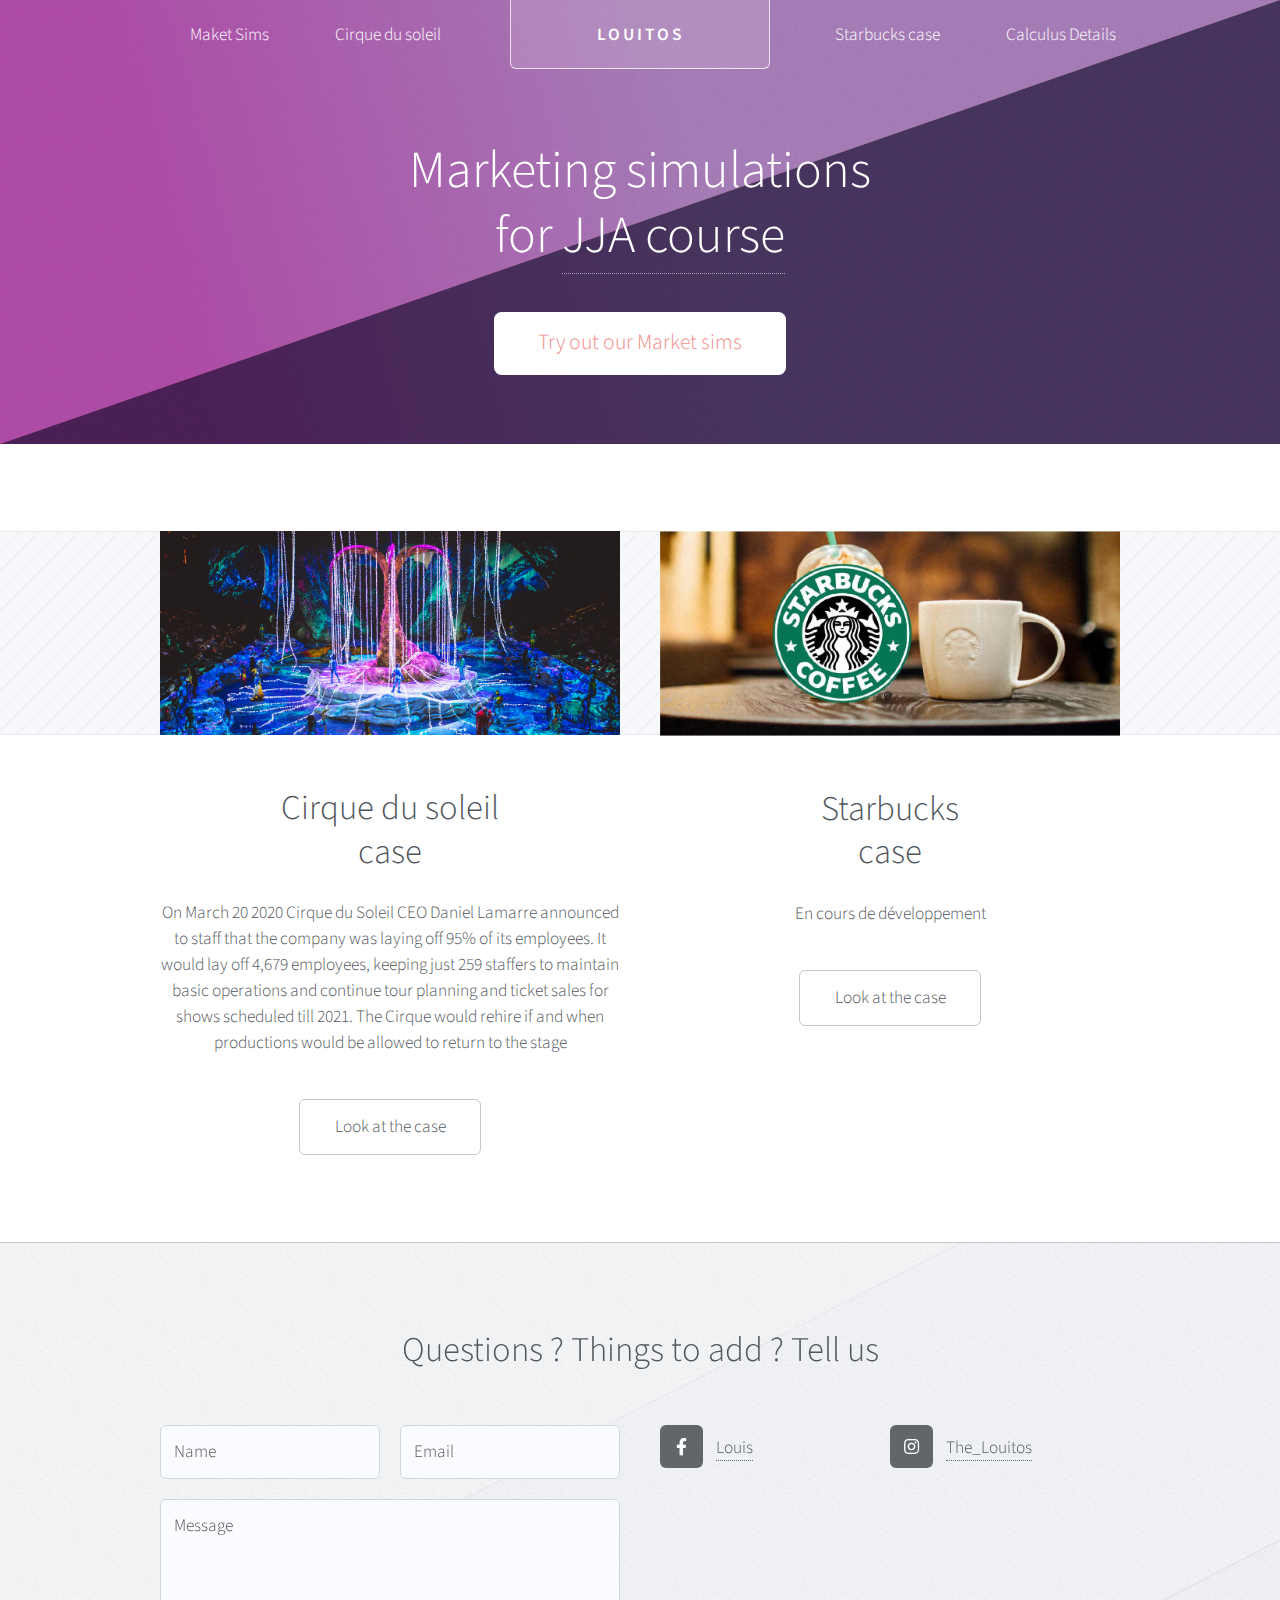
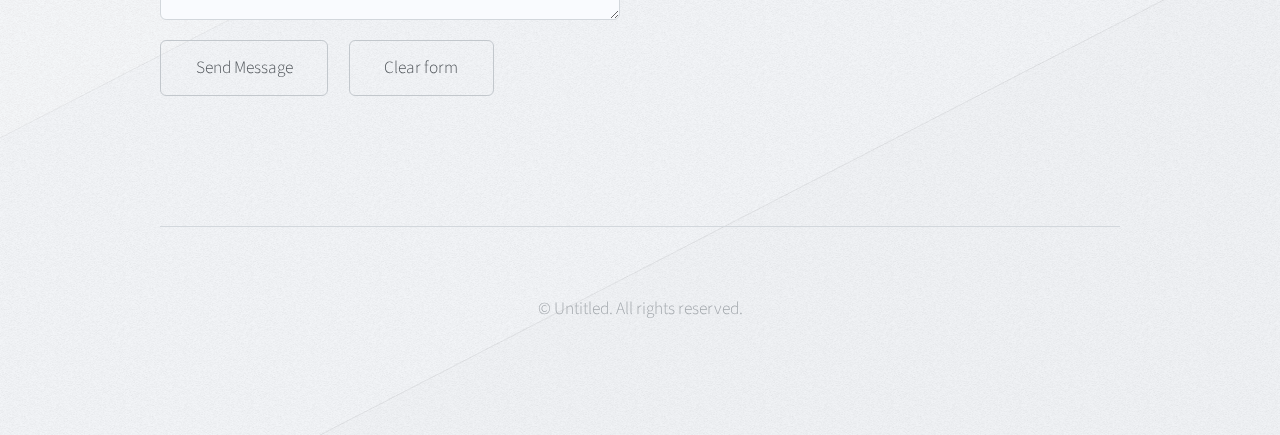
<file: index.html>
<!DOCTYPE HTML>

<html>
	<head>
		<title>Simulation de marketing</title>
		<meta charset="utf-8" />
		<meta name="viewport" content="width=device-width, initial-scale=1, user-scalable=no" />
		<link rel="stylesheet" href="assets/css/main.css" />
	</head>
	<body class="homepage is-preload">
		<div id="page-wrapper">

			<!-- Header -->
				<div id="header-wrapper">
					<div id="header" class="container">

						<!-- Logo -->
							<h1 id="logo"><a href="index.html">Louitos</a></h1>

						<!-- Nav -->
							<nav id="nav">
								<ul>
									<li>
										<a href="#">Maket Sims</a>
										<ul>
											<li><a href="prices_sim.html">Prices Simulation</a></li>
											<li><a href="articles_sim.html">Articles Simulation</a></li>
										</ul>
									</li>
									<li><a href="cirque_case.html">Cirque du soleil</a></li>
									<li class="break"><a href="starbucks_case.html">Starbucks case</a></li>
									<li><a href="calculus.html">Calculus Details</a></li>
								</ul>
							</nav>

					</div>

					<!-- Hero -->
						<section id="hero" class="container">
							<header>
								<h2>Marketing simulations
								<br />
								for <a href="https://www.workandplaycompany.com/building-castles-in-the-air">JJA course</a></h2>
							</header>
							
							<ul class="actions">
								<li><a href="prices_sim.html" class="button">Try out our Market sims</a></li>
							</ul>
						</section>

				</div>

			<!-- Features 1 -->
				<div class="wrapper">
					<div class="container">
						<div class="row">
							<section class="col-6 col-12-narrower feature">
								<div class="image-wrapper first">
									<a href="cirque_case.html" class="image featured first"><img src="images/pic01.jpg" alt="" /></a>
								</div>
								<header>
									<h2>Cirque du soleil<br />
									case</h2>
								</header>
								<p>On March 20 2020 Cirque du Soleil CEO Daniel Lamarre announced to staff that the company was laying off 95% of its employees. It would lay off 4,679 employees, keeping just 259 staffers to maintain basic operations and continue tour planning and ticket sales for shows scheduled till 2021. The Cirque would rehire if and when productions would be allowed to return to the stage</p>
								<ul class="actions">
									<li><a href="cirque_case.html" class="button">Look at the case</a></li>
								</ul>
							</section>
							<section class="col-6 col-12-narrower feature">
								<div class="image-wrapper">
									<a href="starbucks_case.html" class="image featured"><img src="images/pic02.jpg" alt="" /></a>
								</div>
								<header>
									<h2>Starbucks<br />
									case</h2>
								</header>
								<p>En cours de développement</p>
								<ul class="actions">
									<li><a href="starbucks_case.html" class="button">Look at the case</a></li>
								</ul>
							</section>
						</div>
					</div>
				</div>

			<!-- Footer -->
				<div id="footer-wrapper">
					<div id="footer" class="container">
						<header class="major">
							<h2>Questions ? Things to add ? Tell us</h2>
						</header>
						<div class="row">
							<section class="col-6 col-12-narrower">
								<form method="post" action="#">
									<div class="row gtr-50">
										<div class="col-6 col-12-mobile">
											<input name="name" placeholder="Name" type="text" />
										</div>
										<div class="col-6 col-12-mobile">
											<input name="email" placeholder="Email" type="text" />
										</div>
										<div class="col-12">
											<textarea name="message" placeholder="Message"></textarea>
										</div>
										<div class="col-12">
											<ul class="actions">
												<li><input type="submit" value="Send Message" /></li>
												<li><input type="reset" value="Clear form" /></li>
											</ul>
										</div>
									</div>
								</form>
							</section>
							<section class="col-6 col-12-narrower">
								<div class="row gtr-0">
									<ul class="divided icons col-6 col-12-mobile">
										<li class="icon brands fa-facebook-f"><a href="https://www.facebook.com/profile.php?id=61551224397287&locale=fr_FR"><span class="extra">facebook.com/</span>Louis</a></li>
									</ul>
									<ul class="divided icons col-6 col-12-mobile">
										<li class="icon brands fa-instagram"><a href="https://www.instagram.com/the_louitos/"><span class="extra">instagram.com/</span>The_Louitos</a></li>
									</ul>
								</div>
							</section>
						</div>
					</div>
					<div id="copyright" class="container">
						<ul class="menu">
							<li>&copy; Untitled. All rights reserved.</li>
						</ul>
					</div>
				</div>

		</div>

		<!-- Scripts -->
			<script src="assets/js/jquery.min.js"></script>
			<script src="assets/js/jquery.dropotron.min.js"></script>
			<script src="assets/js/browser.min.js"></script>
			<script src="assets/js/breakpoints.min.js"></script>
			<script src="assets/js/util.js"></script>
			<script src="assets/js/main.js"></script>

	</body>
</html>
</file>
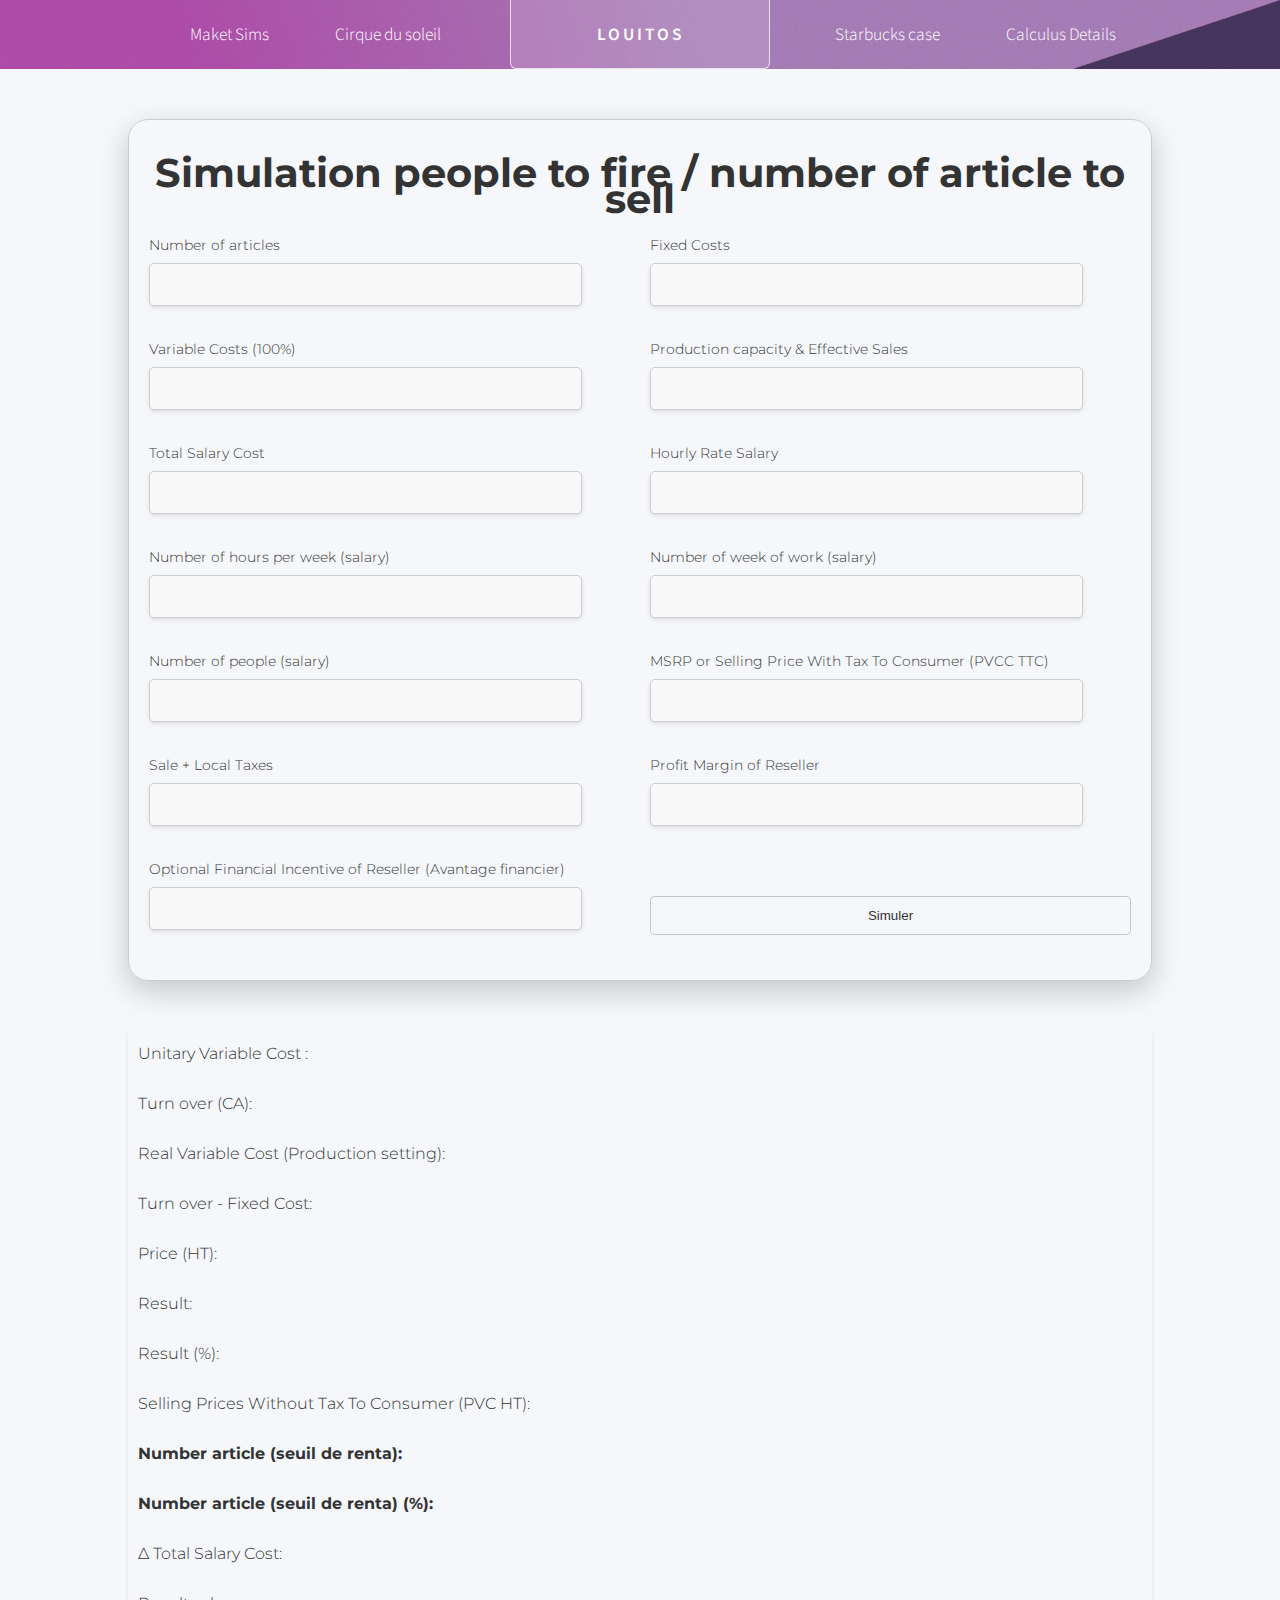
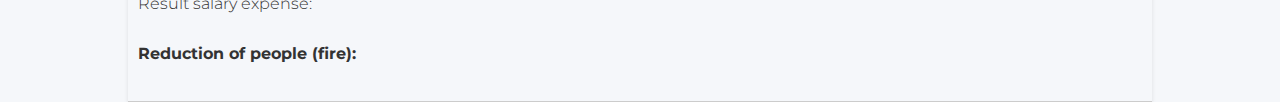
<file: articles_sim.html>
<!DOCTYPE HTML>
<html>
	<head>
		<title>Marketing Simulation</title>
		<meta charset="utf-8" />
		<meta name="viewport" content="width=device-width, initial-scale=1, user-scalable=no" />
		<link rel="stylesheet" href="assets/css/main.css" />
		<link rel="stylesheet" href="assets/css/style_people.css">
    	<link rel="preconnect" href="https://fonts.googleapis.com">
    	<link rel="preconnect" href="https://fonts.gstatic.com" crossorigin>
    	<link href="https://fonts.googleapis.com/css2?family=Montserrat:ital,wght@0,100..900;1,100..900&display=swap" rel="stylesheet">
	</head>
	<body class="left-sidebar is-preload">
		<div id="page-wrapper">

			<!-- Header -->
				<div id="header-wrapper">
					<div id="header" class="container">

						<!-- Logo -->
							<h1 id="logo"><a href="index.html">Louitos</a></h1>

						<!-- Nav -->
							<nav id="nav">
								<ul>
									<li>
										<a href="#">Maket Sims</a>
										<ul>
											<li><a href="prices_sim.html">Prices Simulation</a></li>
											<li><a href="articles_sim.html">Articles Simulation</a></li>
										</ul>
									</li>
									<li><a href="cirque_case.html">Cirque du soleil</a></li>
									<li class="break"><a href="starbucks_case.html">Starbucks case</a></li>
									<li><a href="calculus.html">Calculus Details</a></li>
								</ul>
							</nav>

					</div>
				</div>
                <div class="containersim">
                    <div class="dropdown">
                        <h1 class="sim">Simulation people to fire / number of article to sell</h1>
                    </div>
                    <!-- Première ligne avec deux champs -->
                    <div class="input-row">
                        <div class="input-group">
                            <label for="data1">Number of articles</label>
                            <input type="number" id="data1" name="Number of articles">
                        </div>
                        <div class="input-group">
                            <label for="data2">Fixed Costs</label>
                            <input type="number" id="data2" name="Fixed Costs">
                        </div>
                    </div>

                    <!-- Deuxième ligne avec deux champs -->
                    <div class="input-row">
                        <div class="input-group">
                            <label for="data3">Variable Costs (100%)</label>
                            <input type="number" id="data3" name="Variable Costs (100%)">
                        </div>
                        <div class="input-group">
                            <label for="data4">Production capacity & Effective Sales</label>
                            <input type="number" id="data4" name="Production capacity & Effective Sales">
                        </div>
                    </div>

                    <!-- Répétez ce motif pour les autres lignes -->
                    <div class="input-row">
                        <div class="input-group">
                            <label for="data5">Total Salary Cost</label>
                            <input type="number" id="data5" name="Total Salary Cost">
                        </div>
                        <div class="input-group">
                            <label for="data6">Hourly Rate Salary</label>
                            <input type="number" id="data6" name="Hourly Rate Salary">
                        </div>
                    </div>
                    
                    <div class="input-row">
                        <div class="input-group">
                            <label for="data7">Number of hours per week (salary)</label>
                            <input type="number" id="data7" name="Number of hours per week (salary)">
                        </div>
                        <div class="input-group">
                            <label for="data8">Number of week of work (salary)</label>
                            <input type="number" id="data8" name="Number of week of work (salary)">
                        </div>
                    </div>

                    <div class="input-row">
                        <div class="input-group">
                            <label for="data9">Number of people (salary)</label>
                            <input type="number" id="data9" name="Number of people (salary)">
                        </div>
                        <div class="input-group">
                            <label for="data10">MSRP or Selling Price With Tax To Consumer (PVCC TTC)</label>
                            <input type="number" id="data10" name="MSRP or Selling Price With Tax To Consumer (PVCC TTC)">
                        </div>
                    </div>
                    
                    <div class="input-row">
                        <div class="input-group">
                            <label for="data11">Sale + Local Taxes</label>
                            <input type="number" id="data11" name="Sale + Local Taxes">
                        </div>
                        <div class="input-group">
                            <label for="data12">Profit Margin of Reseller</label>
                            <input type="number" id="data12" name="Profit Margin of Reseller">
                        </div>
                    </div>

                    <!-- Dernière ligne avec un seul champ (si c'est ce que vous souhaitez) -->
                    <div class="input-row">
                        <div class="input-group">
                            <label for="data13">Optional Financial Incentive of Reseller (Avantage financier)</label>
                            <input type="number" id="data13" name="Optional Financial Incentive of Reseller (Avantage financier)">
                        </div>
                        <div class="input-group">
                            <button class="buttt" onclick="effectuerCalculs()">Simuler</button>
                        </div>
                    </div>
                </div>
    
    <div class="result">
        <!-- Emplacements pour les 16 résultats -->
        <div class="resultats">
            <p id="resultat1">Unitary Variable Cost : </p>
            <p id="resultat2">Turn over (CA): </p>
            <p id="resultat3">Real Variable Cost (Production setting): </p>
            <p id="resultat4">Turn over - Fixed Cost: </p>
            <p id="resultat5">Price (HT): </p>
            <p id="resultat6">Result: </p>
            <p id="resultat7">Result (%): </p>
            <p id="resultat8">Selling Prices Without Tax To Consumer (PVC HT): </p>
            <p id="resultat9">Number article (seuil de renta): </p>
            <p id="resultat10">Number article (seuil de renta) (%): </p>
            <p id="resultat11">∆ Total Salary Cost: </p>
            <p id="resultat12">Result salary expense: </p>
            <p id="resultat13">Reduction of people (fire): </p>
            <!-- Ajoutez plus de paragraphes pour les résultats jusqu'à resultat(n) -->
        </div>
    </div>

		<!-- Scripts -->
            <script src="assets/js/script_people.js"></script>
			<script src="assets/js/jquery.min.js"></script>
			<script src="assets/js/jquery.dropotron.min.js"></script>
			<script src="assets/js/browser.min.js"></script>
			<script src="assets/js/breakpoints.min.js"></script>
			<script src="assets/js/util.js"></script>
			<script src="assets/js/main.js"></script>

	</body>
</html>
</file>
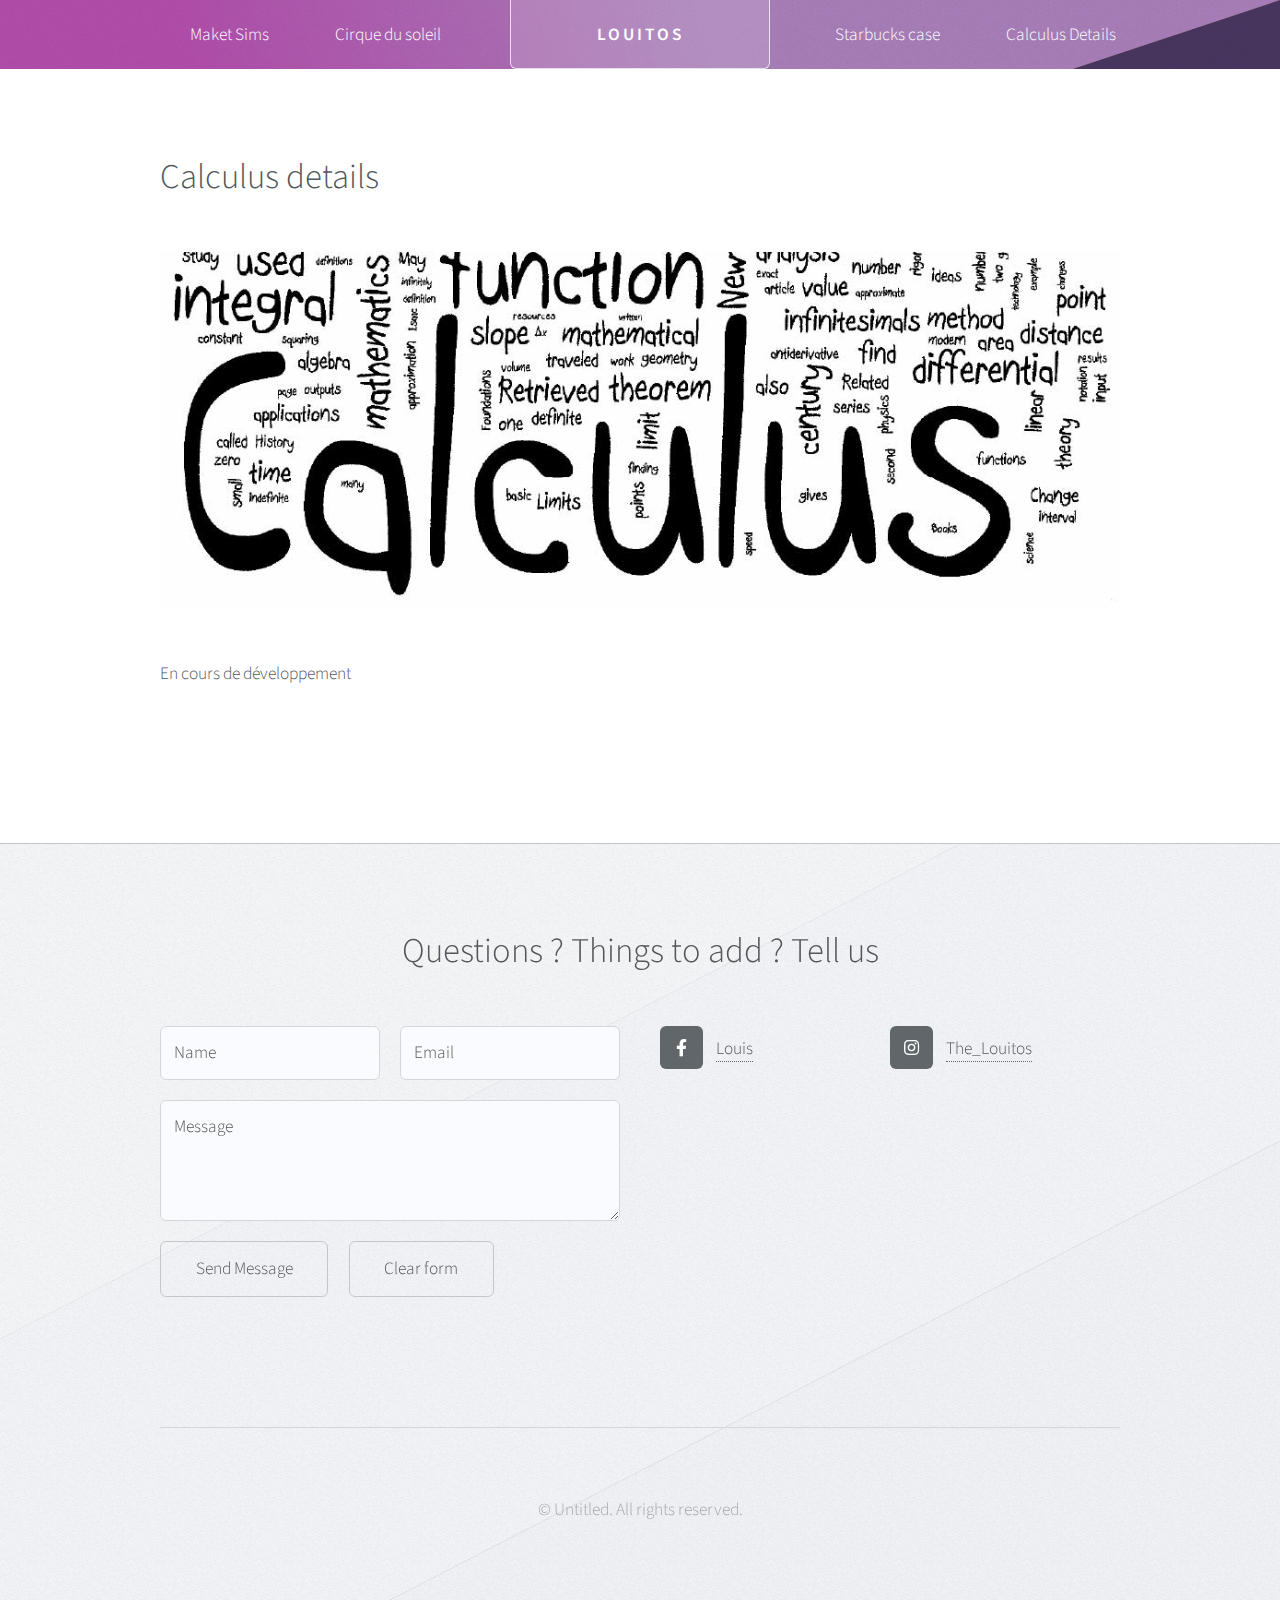
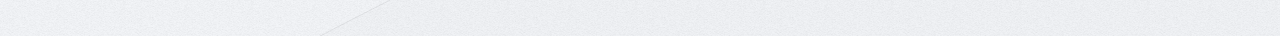
<file: calculus.html>
<!DOCTYPE HTML>
<html>
	<head>
		<title>Marketing Simulations</title>
		<meta charset="utf-8" />
		<meta name="viewport" content="width=device-width, initial-scale=1, user-scalable=no" />
		<link rel="stylesheet" href="assets/css/main.css" />
	</head>
	<body class="no-sidebar is-preload">
		<div id="page-wrapper">

			<!-- Header -->
				<div id="header-wrapper">
					<div id="header" class="container">

						<!-- Logo -->
							<h1 id="logo"><a href="index.html">Louitos</a></h1>

						<!-- Nav -->
							<nav id="nav">
								<ul>
									<li>
										<a href="#">Maket Sims</a>
										<ul>
											<li><a href="prices_sim.html">Prices Simulation</a></li>
											<li><a href="articles_sim.html">Articles Simulation</a></li>
										</ul>
									</li>
									<li><a href="cirque_case.html">Cirque du soleil</a></li>
									<li class="break"><a href="starbucks_case.html">Starbucks case</a></li>
									<li><a href="calculus.html">Calculus Details</a></li>
								</ul>
							</nav>

					</div>
				</div>

			<!-- Main -->
				<div class="wrapper">
					<div class="container" id="main">

						<!-- Content -->
							<article id="content">
								<header>
									<h2>Calculus details</h2> <br>
								</header>
								<a href="#" class="image featured"><img src="images/pic06.jpg" alt="" /></a>
								<p>En cours de développement</p>
							</article>
					</div>
				</div>

			<!-- Footer -->
				<div id="footer-wrapper">
					<div id="footer" class="container">
						<header class="major">
							<h2>Questions ? Things to add ? Tell us</h2>
						</header>
						<div class="row">
							<section class="col-6 col-12-narrower">
								<form method="post" action="#">
									<div class="row gtr-50">
										<div class="col-6 col-12-mobile">
											<input name="name" placeholder="Name" type="text" />
										</div>
										<div class="col-6 col-12-mobile">
											<input name="email" placeholder="Email" type="text" />
										</div>
										<div class="col-12">
											<textarea name="message" placeholder="Message"></textarea>
										</div>
										<div class="col-12">
											<ul class="actions">
												<li><input type="submit" value="Send Message" /></li>
												<li><input type="reset" value="Clear form" /></li>
											</ul>
										</div>
									</div>
								</form>
							</section>
							<section class="col-6 col-12-narrower">
								<div class="row gtr-0">
									<ul class="divided icons col-6 col-12-mobile">
										<li class="icon brands fa-facebook-f"><a href="https://www.facebook.com/profile.php?id=61551224397287&locale=fr_FR"><span class="extra">facebook.com/</span>Louis</a></li>
									</ul>
									<ul class="divided icons col-6 col-12-mobile">
										<li class="icon brands fa-instagram"><a href="https://www.instagram.com/the_louitos/"><span class="extra">instagram.com/</span>The_Louitos</a></li>
									</ul>
								</div>
							</section>
						</div>
					</div>
					<div id="copyright" class="container">
						<ul class="menu">
							<li>&copy; Untitled. All rights reserved.</li>
						</ul>
					</div>
				</div>

		</div>

		<!-- Scripts -->
			<script src="assets/js/jquery.min.js"></script>
			<script src="assets/js/jquery.dropotron.min.js"></script>
			<script src="assets/js/browser.min.js"></script>
			<script src="assets/js/breakpoints.min.js"></script>
			<script src="assets/js/util.js"></script>
			<script src="assets/js/main.js"></script>

	</body>
</html>
</file>
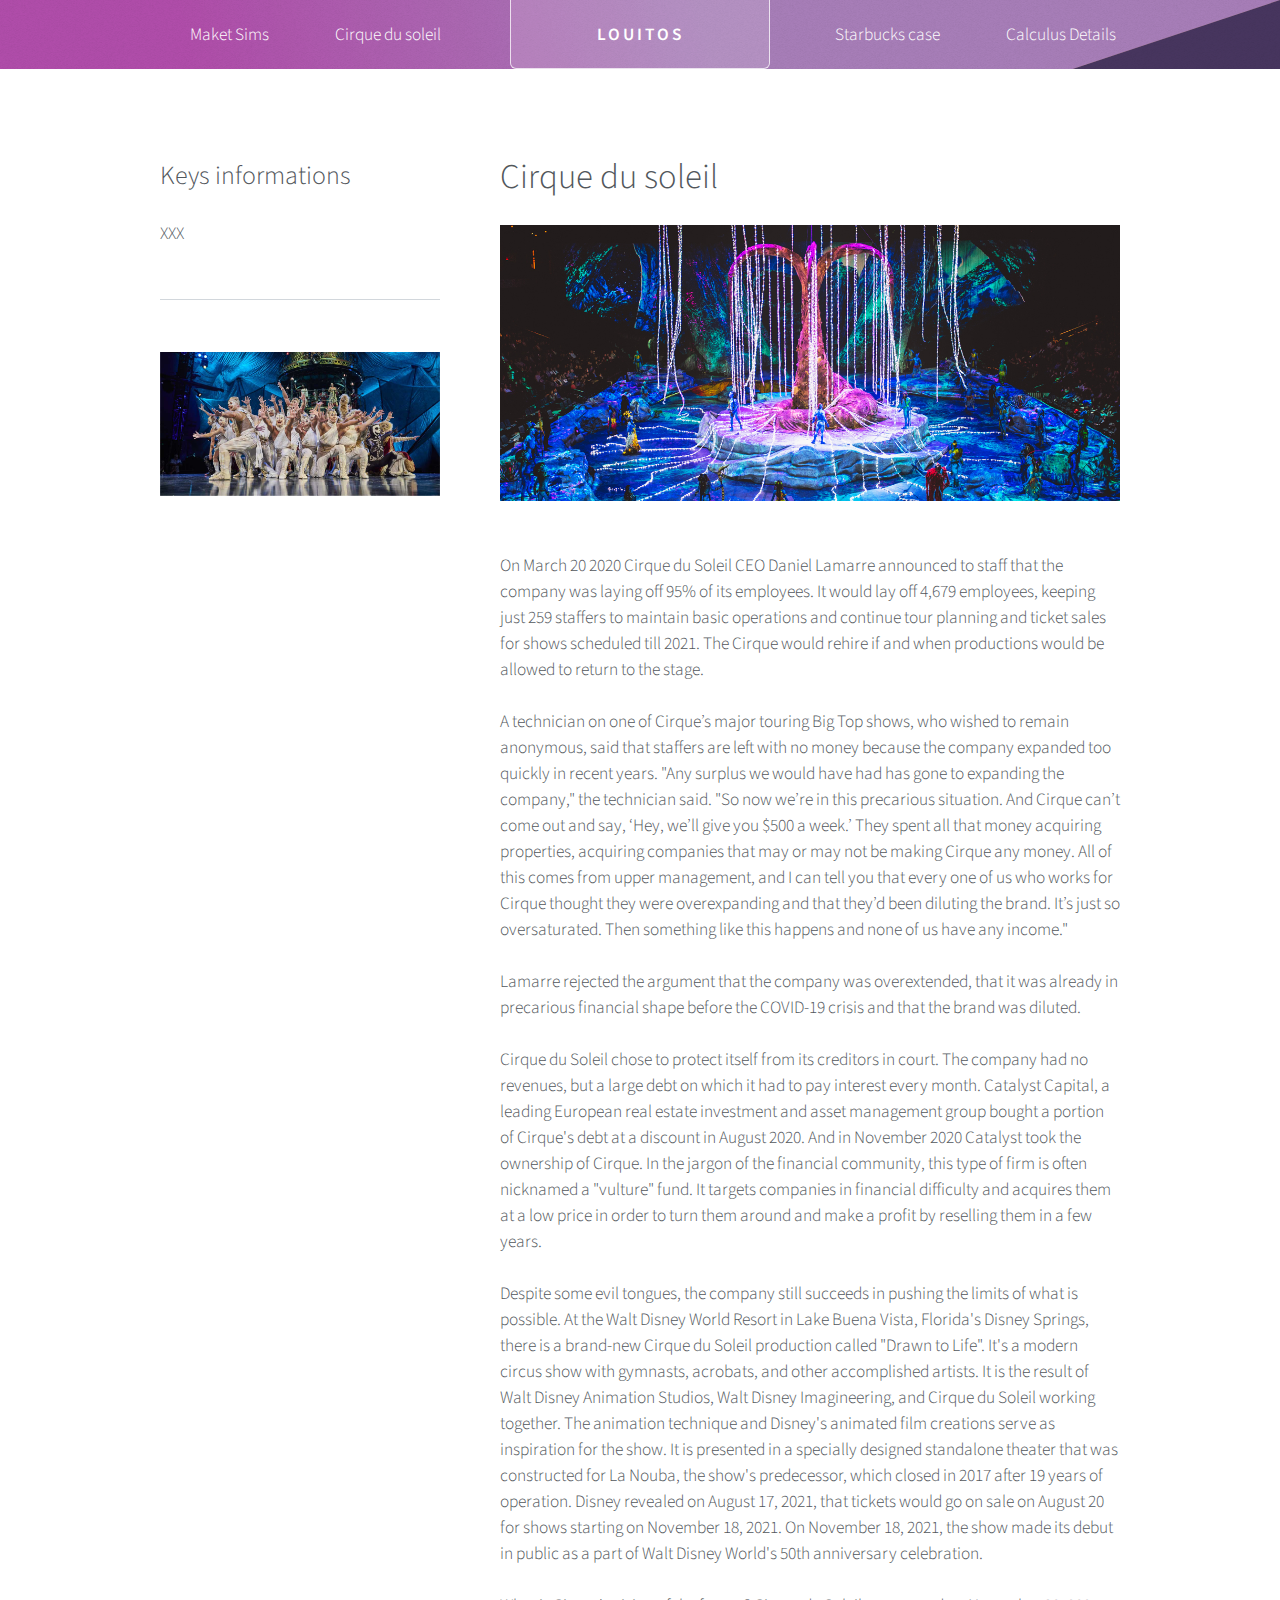
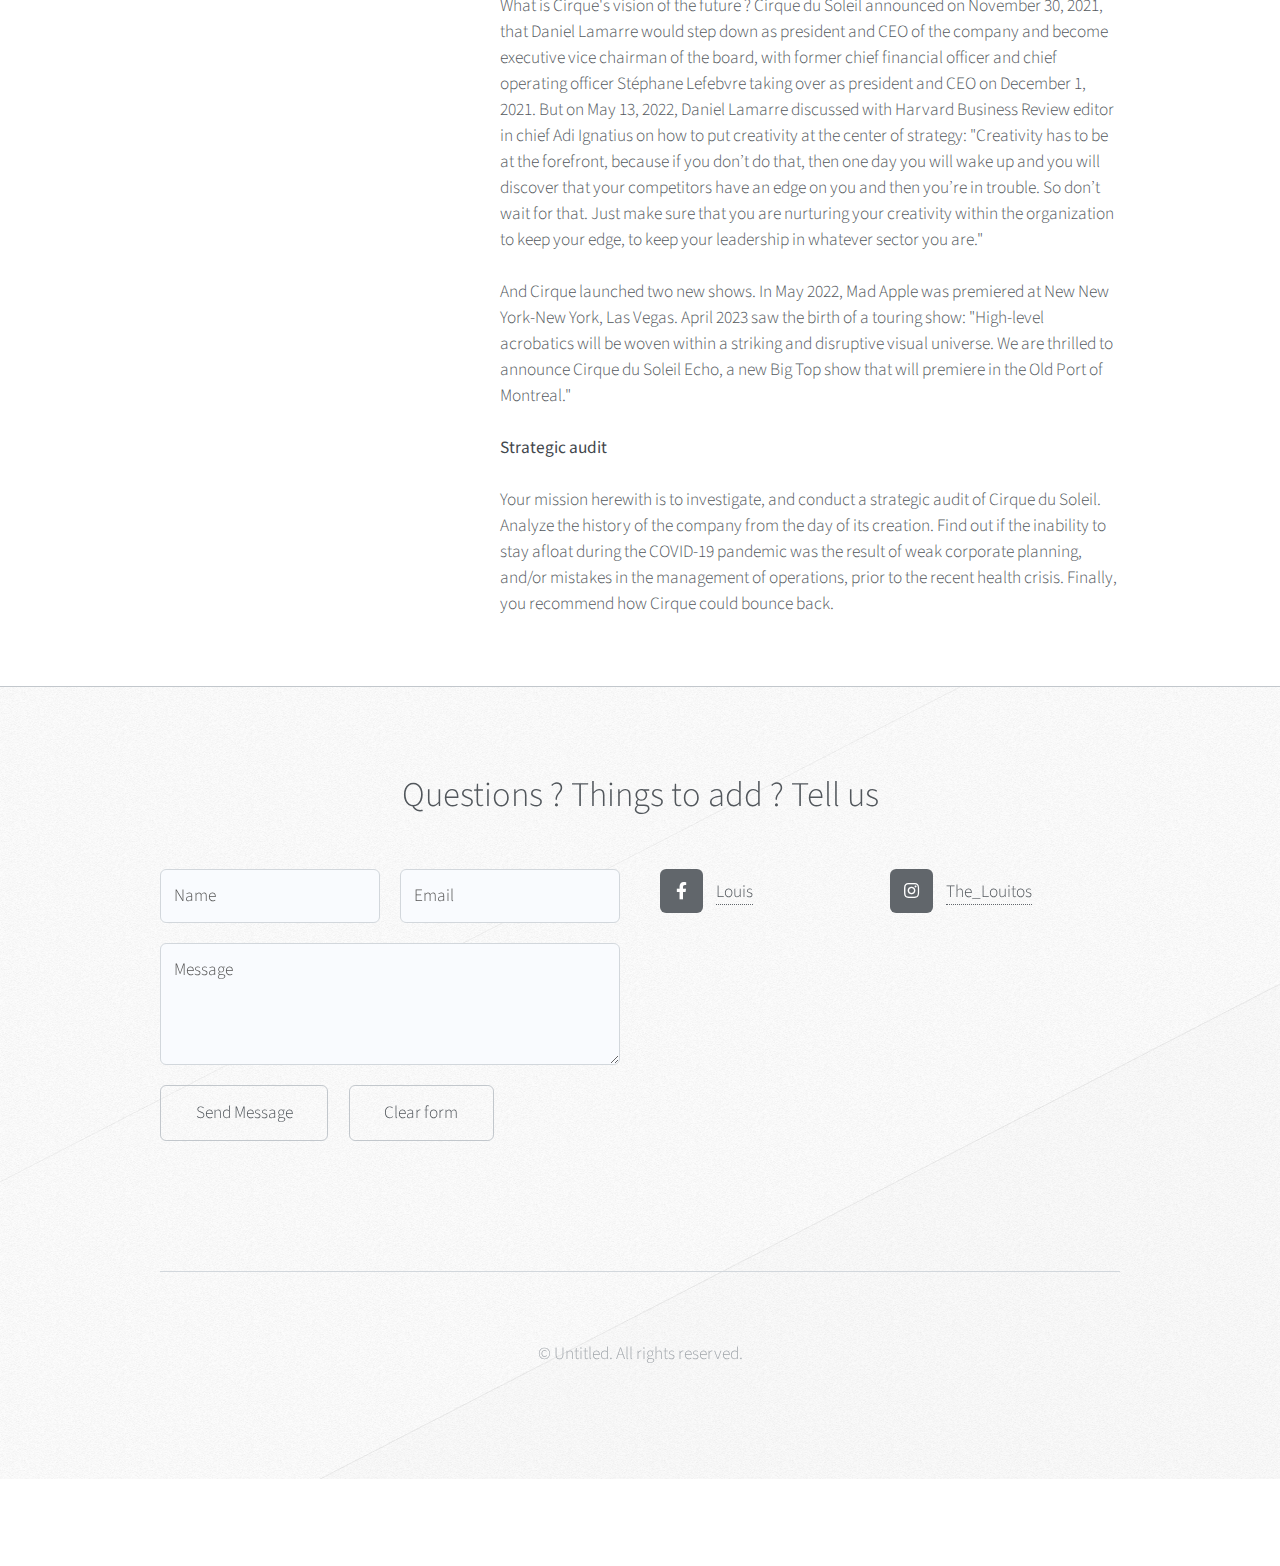
<file: cirque_case.html>
<!DOCTYPE HTML>
<html>
	<head>
		<title>Marketing Simulation</title>
		<meta charset="utf-8" />
		<meta name="viewport" content="width=device-width, initial-scale=1, user-scalable=no" />
		<link rel="stylesheet" href="assets/css/main.css" />
	</head>
	<body class="left-sidebar is-preload">
		<div id="page-wrapper">

			<!-- Header -->
				<div id="header-wrapper">
					<div id="header" class="container">

						<!-- Logo -->
							<h1 id="logo"><a href="index.html">Louitos</a></h1>

						<!-- Nav -->
							<nav id="nav">
								<ul>
									<li>
										<a href="#">Maket Sims</a>
										<ul>
											<li><a href="prices_sim.html">Prices Simulation</a></li>
											<li><a href="articles_sim.html">Articles Simulation</a></li>
										</ul>
									</li>
									<li><a href="cirque_case.html">Cirque du soleil</a></li>
									<li class="break"><a href="starbucks_case.html">Starbucks case</a></li>
									<li><a href="calculus.html">Calculus Details</a></li>
								</ul>
							</nav>

					</div>
				</div>

			<!-- Main -->
				<div class="wrapper">
					<div class="container" id="main">
						<div class="row gtr-150">
							<div class="col-4 col-12-narrower">

								<!-- Sidebar -->
									<section id="sidebar">
										<section>
											<header>
												<h3>Keys informations</h3>
											</header>
											<p>XXX</p>
										</section>
										<section>
											<a href="#" class="image featured"><img src="images/pic07.jpg" alt="" /></a>
											<header>
										</section>
									</section>

							</div>
							<div class="col-8 col-12-narrower imp-narrower">

								<!-- Content -->
									<article id="content">
										<header>
											<h2>Cirque du soleil</h2>
										</header>
										<a href="#" class="image featured"><img src="images/pic01.jpg" alt="" /></a>
										<p>On March 20 2020 Cirque du Soleil CEO Daniel Lamarre announced to staff that the company was laying off 95% of its employees. It would lay off 4,679 employees, keeping just 259 staffers to maintain basic operations and continue tour planning and ticket sales for shows scheduled till 2021. The Cirque would rehire if and when productions would be allowed to return to the stage. <br> <br> A technician on one of Cirque’s major touring Big Top shows, who wished to remain anonymous, said that staffers are left with no money because the company expanded too quickly in recent years. "Any surplus we would have had has gone to expanding the company," the technician said. "So now we’re in this precarious situation. And Cirque can’t come out and say, ‘Hey, we’ll give you $500 a week.’ They spent all that money acquiring properties, acquiring companies that may or may not be making Cirque any money. All of this comes from upper management, and I can tell you that every one of us who works for Cirque thought they were overexpanding and that they’d been diluting the brand. It’s just so oversaturated. Then something like this happens and none of us have any income." <br> <br> Lamarre rejected the argument that the company was overextended, that it was already in precarious financial shape before the COVID-19 crisis and that the brand was diluted. <br> <br> Cirque du Soleil chose to protect itself from its creditors in court. The company had no revenues, but a large debt on which it had to pay interest every month. Catalyst Capital, a leading European real estate investment and asset management group bought a portion of Cirque's debt at a discount in August 2020. And in November 2020 Catalyst took the ownership of Cirque. In the jargon of the financial community, this type of firm is often nicknamed a "vulture" fund. It targets companies in financial difficulty and acquires them at a low price in order to turn them around and make a profit by reselling them in a few years. <br> <br> Despite some evil tongues, the company still succeeds in pushing the limits of what is possible. At the Walt Disney World Resort in Lake Buena Vista, Florida's Disney Springs, there is a brand-new Cirque du Soleil production called "Drawn to Life". It's a modern circus show with gymnasts, acrobats, and other accomplished artists. It is the result of Walt Disney Animation Studios, Walt Disney Imagineering, and Cirque du Soleil working together. The animation technique and Disney's animated film creations serve as inspiration for the show. It is presented in a specially designed standalone theater that was constructed for La Nouba, the show's predecessor, which closed in 2017 after 19 years of operation. Disney revealed on August 17, 2021, that tickets would go on sale on August 20 for shows starting on November 18, 2021. On November 18, 2021, the show made its debut in public as a part of Walt Disney World's 50th anniversary celebration. <br> <br> What is Cirque's vision of the future ? Cirque du Soleil announced on November 30, 2021, that Daniel Lamarre would step down as president and CEO of the company and become executive vice chairman of the board, with former chief financial officer and chief operating officer Stéphane Lefebvre taking over as president and CEO on December 1, 2021. But on May 13, 2022, Daniel Lamarre discussed with Harvard Business Review editor in chief Adi Ignatius on how to put creativity at the center of strategy: "Creativity has to be at the forefront, because if you don’t do that, then one day you will wake up and you will discover that your competitors have an edge on you and then you’re in trouble. So don’t wait for that. Just make sure that you are nurturing your creativity within the organization to keep your edge, to keep your leadership in whatever sector you are." <br> <br> And Cirque launched two new shows. In May 2022, Mad Apple was premiered at New New York-New York, Las Vegas. April 2023 saw the birth of a touring show: "High-level acrobatics will be woven within a striking and disruptive visual universe. We are thrilled to announce Cirque du Soleil Echo, a new Big Top show that will premiere in the Old Port of Montreal."</p>


										<p> <strong>Strategic audit</strong> <br> <br> Your mission herewith is to investigate, and conduct a strategic audit of Cirque du Soleil. Analyze the history of the company from the day of its creation. Find out if the inability to stay afloat during the COVID-19 pandemic was the result of weak corporate planning, and/or mistakes in the management of operations, prior to the recent health crisis. Finally, you recommend how Cirque could bounce back.</p>
									</article>

							</div>
					</div>
				</div>

			<!-- Footer -->
				<div id="footer-wrapper">
					<div id="footer" class="container">
						<header class="major">
							<h2>Questions ? Things to add ? Tell us</h2>
						</header>
						<div class="row">
							<section class="col-6 col-12-narrower">
								<form method="post" action="#">
									<div class="row gtr-50">
										<div class="col-6 col-12-mobile">
											<input name="name" placeholder="Name" type="text" />
										</div>
										<div class="col-6 col-12-mobile">
											<input name="email" placeholder="Email" type="text" />
										</div>
										<div class="col-12">
											<textarea name="message" placeholder="Message"></textarea>
										</div>
										<div class="col-12">
											<ul class="actions">
												<li><input type="submit" value="Send Message" /></li>
												<li><input type="reset" value="Clear form" /></li>
											</ul>
										</div>
									</div>
								</form>
							</section>
							<section class="col-6 col-12-narrower">
								<div class="row gtr-0">
									<ul class="divided icons col-6 col-12-mobile">
										<li class="icon brands fa-facebook-f"><a href="https://www.facebook.com/profile.php?id=61551224397287&locale=fr_FR"><span class="extra">facebook.com/</span>Louis</a></li>
									</ul>
									<ul class="divided icons col-6 col-12-mobile">
										<li class="icon brands fa-instagram"><a href="https://www.instagram.com/the_louitos/"><span class="extra">instagram.com/</span>The_Louitos</a></li>
									</ul>
								</div>
							</section>
						</div>
					</div>
					<div id="copyright" class="container">
						<ul class="menu">
							<li>&copy; Untitled. All rights reserved.</li>
						</ul>
					</div>
				</div>

		</div>

		<!-- Scripts -->
			<script src="assets/js/jquery.min.js"></script>
			<script src="assets/js/jquery.dropotron.min.js"></script>
			<script src="assets/js/browser.min.js"></script>
			<script src="assets/js/breakpoints.min.js"></script>
			<script src="assets/js/util.js"></script>
			<script src="assets/js/main.js"></script>

	</body>
</html>
</file>
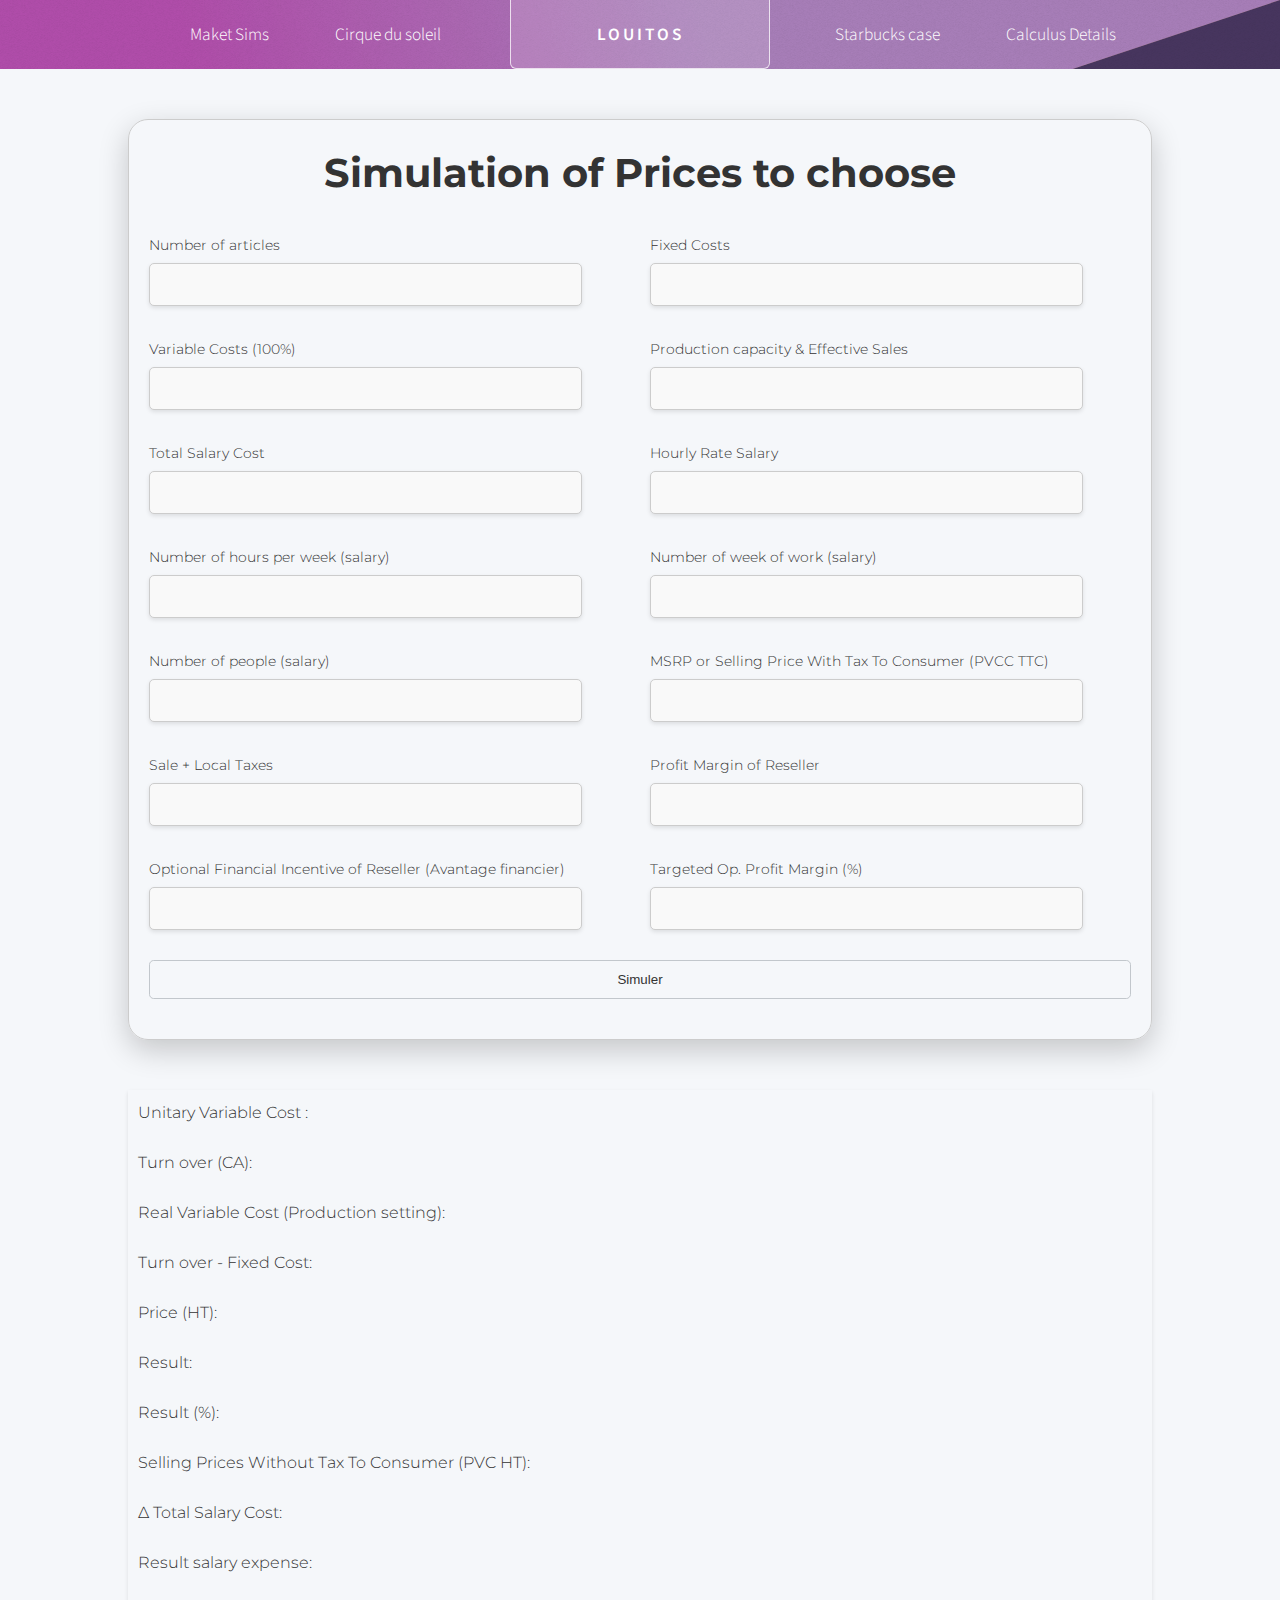
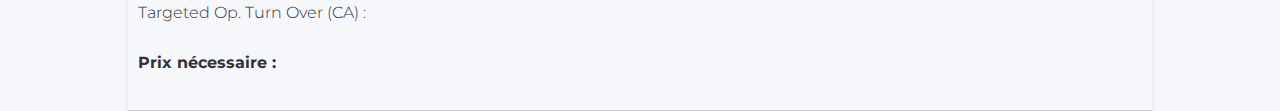
<file: prices_sim.html>
<!DOCTYPE HTML>
<html>
	<head>
		<title>Marketing Simulation</title>
		<meta charset="utf-8" />
		<meta name="viewport" content="width=device-width, initial-scale=1, user-scalable=no" />
		<link rel="stylesheet" href="assets/css/main.css" />
		<link rel="stylesheet" href="assets/css/styleprices.css">
    	<link rel="preconnect" href="https://fonts.googleapis.com">
    	<link rel="preconnect" href="https://fonts.gstatic.com" crossorigin>
    	<link href="https://fonts.googleapis.com/css2?family=Montserrat:ital,wght@0,100..900;1,100..900&display=swap" rel="stylesheet">
	</head>
	<body class="left-sidebar is-preload">
		<div id="page-wrapper">

			<!-- Header -->
				<div id="header-wrapper">
					<div id="header" class="container">

						<!-- Logo -->
							<h1 id="logo"><a href="index.html">Louitos</a></h1>

						<!-- Nav -->
							<nav id="nav">
								<ul>
									<li>
										<a href="#">Maket Sims</a>
										<ul>
											<li><a href="prices_sim.html">Prices simulation</a></li>
											<li><a href="articles_sim.html">Articles Simulation</a></li>
										</ul>
									</li>
									<li><a href="cirque_case.html">Cirque du soleil</a></li>
									<li class="break"><a href="starbucks_case.html">Starbucks case</a></li>
									<li><a href="calculus.html">Calculus Details</a></li>
								</ul>
							</nav>

					</div>
				</div>
    <div class="containersim">
        <div class="dropdown">
            <h1 class="sim">Simulation of Prices to choose</h1> <br>
        </div>
        <!-- Première ligne avec deux champs -->
        <div class="input-row">
            <div class="input-group">
                <label for="data1">Number of articles</label>
                <input type="number" id="data1" name="Number of articles">
            </div>
            <div class="input-group">
                <label for="data2">Fixed Costs</label>
                <input type="number" id="data2" name="Fixed Costs">
            </div>
        </div>

        <!-- Deuxième ligne avec deux champs -->
        <div class="input-row">
            <div class="input-group">
                <label for="data3">Variable Costs (100%)</label>
                <input type="number" id="data3" name="Variable Costs (100%)">
            </div>
            <div class="input-group">
                <label for="data4">Production capacity & Effective Sales</label>
                <input type="number" id="data4" name="Production capacity & Effective Sales">
            </div>
        </div>

        <!-- Répétez ce motif pour les autres lignes -->
        <div class="input-row">
            <div class="input-group">
                <label for="data5">Total Salary Cost</label>
                <input type="number" id="data5" name="Total Salary Cost">
            </div>
            <div class="input-group">
                <label for="data6">Hourly Rate Salary</label>
                <input type="number" id="data6" name="Hourly Rate Salary">
            </div>
        </div>
        
        <div class="input-row">
            <div class="input-group">
                <label for="data7">Number of hours per week (salary)</label>
                <input type="number" id="data7" name="Number of hours per week (salary)">
            </div>
            <div class="input-group">
                <label for="data8">Number of week of work (salary)</label>
                <input type="number" id="data8" name="Number of week of work (salary)">
            </div>
        </div>

        <div class="input-row">
            <div class="input-group">
                <label for="data9">Number of people (salary)</label>
                <input type="number" id="data9" name="Number of people (salary)">
            </div>
            <div class="input-group">
                <label for="data10">MSRP or Selling Price With Tax To Consumer (PVCC TTC)</label>
                <input type="number" id="data10" name="MSRP or Selling Price With Tax To Consumer (PVCC TTC)">
            </div>
        </div>
        
        <div class="input-row">
            <div class="input-group">
                <label for="data11">Sale + Local Taxes</label>
                <input type="number" id="data11" name="Sale + Local Taxes">
            </div>
            <div class="input-group">
                <label for="data12">Profit Margin of Reseller</label>
                <input type="number" id="data12" name="Profit Margin of Reseller">
            </div>
        </div>

        <!-- Dernière ligne avec un seul champ (si c'est ce que vous souhaitez) -->
        <div class="input-row">
            <div class="input-group">
                <label for="data13">Optional Financial Incentive of Reseller (Avantage financier)</label>
                <input type="number" id="data13" name="Optional Financial Incentive of Reseller (Avantage financier)">
            </div>
            <div class="input-group">
                <label for="data14">Targeted Op. Profit Margin (%)</label>
                <input type="number" id="data14" name="Targeted Op. Profit Margin (%)">
            </div>
        </div>

        <div>
            <div class="input-group">
                <button onclick="effectuerCalculs()">Simuler</button>
            </div>
        </div>
    </div>
    
    <div class="result">
        <!-- Emplacements pour les 16 résultats -->
        <div class="resultats">
            <p id="resultat1">Unitary Variable Cost : </p>
            <p id="resultat2">Turn over (CA): </p>
            <p id="resultat3">Real Variable Cost (Production setting): </p>
            <p id="resultat4">Turn over - Fixed Cost: </p>
            <p id="resultat5">Price (HT): </p>
            <p id="resultat6">Result: </p>
            <p id="resultat7">Result (%): </p>
            <p id="resultat8">Selling Prices Without Tax To Consumer (PVC HT): </p>
            <p id="resultat11">∆ Total Salary Cost: </p>
            <p id="resultat12">Result salary expense: </p>
            <p id="resultat14">Targeted Op. Turn Over (CA) : </p>
            <p id="resultat15">Prix nécessaire : </p>
            <!-- Ajoutez plus de paragraphes pour les résultats jusqu'à resultat(n) -->
        </div>
    </div>

		<!-- Scripts -->
			<script src="assets/js/scriptprices.js"></script>
			<script src="assets/js/jquery.min.js"></script>
			<script src="assets/js/jquery.dropotron.min.js"></script>
			<script src="assets/js/browser.min.js"></script>
			<script src="assets/js/breakpoints.min.js"></script>
			<script src="assets/js/util.js"></script>
			<script src="assets/js/main.js"></script>

	</body>
</html>
</file>
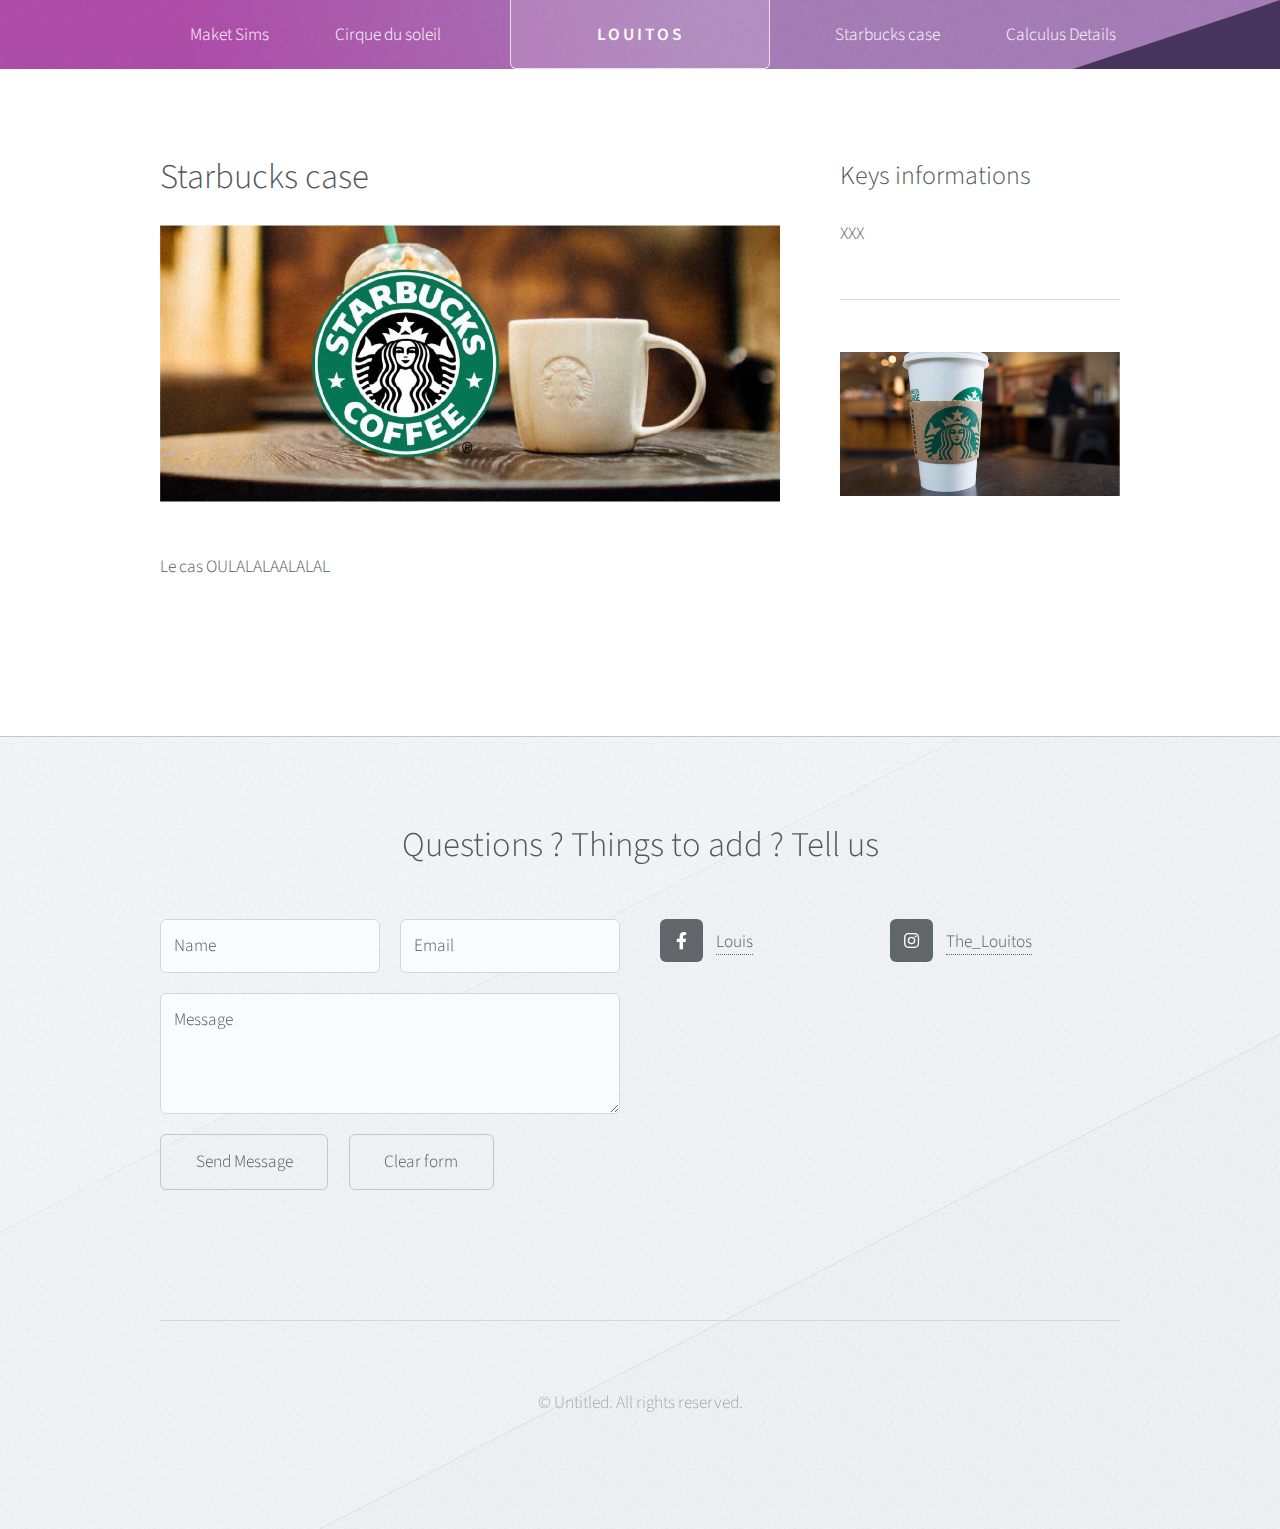
<file: starbucks_case.html>
<!DOCTYPE HTML>
<html>
	<head>
		<title>Marketing Simulation</title>
		<meta charset="utf-8" />
		<meta name="viewport" content="width=device-width, initial-scale=1, user-scalable=no" />
		<link rel="stylesheet" href="assets/css/main.css" />
	</head>
	<body class="right-sidebar is-preload">
		<div id="page-wrapper">

			<!-- Header -->
				<div id="header-wrapper">
					<div id="header" class="container">

						<!-- Logo -->
						<h1 id="logo"><a href="index.html">Louitos</a></h1>

						<!-- Nav -->
							<nav id="nav">
								<ul>
									<li>
										<a href="#">Maket Sims</a>
										<ul>
											<li><a href="prices_sim.html">Prices Simulation</a></li>
											<li><a href="articles_sim.html">Articles Simulation</a></li>
										</ul>
									</li>
									<li><a href="cirque_case.html">Cirque du soleil</a></li>
									<li class="break"><a href="starbucks_case.html">Starbucks case</a></li>
									<li><a href="calculus.html">Calculus Details</a></li>
								</ul>
							</nav>

					</div>
				</div>

			<!-- Main -->
				<div class="wrapper">
					<div class="container" id="main">
						<div class="row gtr-150">
							<div class="col-8 col-12-narrower">

								<!-- Content -->
									<article id="content">
										<header>
											<h2>Starbucks case</h2>
										</header>
										<a href="#" class="image featured"><img src="images/pic02.jpg" alt="" /></a>
										<p>Le cas OULALALAALALAL </p>
									</article>

							</div>
							<div class="col-4 col-12-narrower">

								<!-- Sidebar -->
									<section id="sidebar">
										<section>
											<header>
												<h3>Keys informations</h3>
											</header>
											<p>XXX</p>
										</section>
										<section>
											<a href="#" class="image featured"><img src="images/pic05.jpg" alt="" /></a>
										</section>
									</section>

							</div>
						</div>
					</div>
				</div>

			<!-- Footer -->
				<div id="footer-wrapper">
					<div id="footer" class="container">
						<header class="major">
							<h2>Questions ? Things to add ? Tell us</h2>
						</header>
						<div class="row">
							<section class="col-6 col-12-narrower">
								<form method="post" action="#">
									<div class="row gtr-50">
										<div class="col-6 col-12-mobile">
											<input name="name" placeholder="Name" type="text" />
										</div>
										<div class="col-6 col-12-mobile">
											<input name="email" placeholder="Email" type="text" />
										</div>
										<div class="col-12">
											<textarea name="message" placeholder="Message"></textarea>
										</div>
										<div class="col-12">
											<ul class="actions">
												<li><input type="submit" value="Send Message" /></li>
												<li><input type="reset" value="Clear form" /></li>
											</ul>
										</div>
									</div>
								</form>
							</section>
							<section class="col-6 col-12-narrower">
								<div class="row gtr-0">
									<ul class="divided icons col-6 col-12-mobile">
										<li class="icon brands fa-facebook-f"><a href="https://www.facebook.com/profile.php?id=61551224397287&locale=fr_FR"><span class="extra">facebook.com/</span>Louis</a></li>
									</ul>
									<ul class="divided icons col-6 col-12-mobile">
										<li class="icon brands fa-instagram"><a href="https://www.instagram.com/the_louitos/"><span class="extra">instagram.com/</span>The_Louitos</a></li>
									</ul>
								</div>
							</section>
						</div>
					</div>
					<div id="copyright" class="container">
						<ul class="menu">
							<li>&copy; Untitled. All rights reserved.</li>
						</ul>
					</div>
				</div>

		</div>

		<!-- Scripts -->
			<script src="assets/js/jquery.min.js"></script>
			<script src="assets/js/jquery.dropotron.min.js"></script>
			<script src="assets/js/browser.min.js"></script>
			<script src="assets/js/breakpoints.min.js"></script>
			<script src="assets/js/util.js"></script>
			<script src="assets/js/main.js"></script>

	</body>
</html>
</file>
<file: assets/css/style_people.css>
.dropdown {
  font-family: 'Montserrat', sans-serif;
  text-align: center;
  border-radius: 20px;
  margin: 20px auto; /* Centrer le bloc h1 horizontalement */
  width: fit-content; /* Ajuster la largeur au contenu */
  padding: auto;
}

.containersim {
  font-family: 'Montserrat', sans-serif;
  font-size: 14px;
  color: #333;
  border: 1px solid #ccc;
  padding: 20px;
  margin: auto;
  margin-top: 50px;
  width: 80%; /* Ajuster en fonction de la largeur souhaitée */
  box-sizing: border-box;
  box-shadow: 0px 10px 30px rgba(0,0,0,0.2);
  border-radius: 20px;
}

h1.sim {
  font-family: 'Montserrat', sans-serif;
  font-size: 40px;
  color: #333;
  font-weight: bold;
}

.input-row {
  display: flex;
  justify-content: space-between;
  flex-wrap: wrap;
}

.input-group {
  display: flex;
  flex-direction: column;
  flex-basis: calc(50% - 10px); /* Ajustez cette valeur pour créer de l'espace entre les groupes */
  margin-right: 0px; /* Espace horizontal entre les groupes d'input */
  margin-bottom: 20px; /* Espace vertical entre les lignes d'input */
}

/* Si vous voulez également ajouter un espace entre les éléments sur la même ligne */
.input-row:not(:last-child) {
  margin-bottom: 0px; /* Espace entre les rangées d'inputs */
}

label {
  margin-bottom: 5px; /* Espace entre le label et l'input */
}

input[type="number"] {
  border: 1px solid #cccccc;
  padding: 10px;
  /* autres styles */
  margin-bottom: 10px; /* Espace au-dessous de chaque input pour les séparer verticalement */
  background-color: #f9f9f9;
  color: #333333;
  border-radius: 5px;
  font-family: 'Montserrat', sans-serif;
  font-size: 14px;
  box-shadow: 0px 2px 4px rgba(0, 0, 0, 0.1);
  width: 90%; /* L'input prend toute la largeur disponible */
}

/* Assurez-vous que le dernier input de chaque groupe n'a pas de marge en bas pour maintenir l'espacement uniforme */
.input-group:last-child input[type="number"] {
  margin-bottom: 0;
}

/* Autres styles restent inchangés */

/* Ajouter une marge à droite pour le deuxième input de chaque ligne pour les écrans plus larges */
@media (min-width: 768px) {
  .input-group:nth-child(2n) input[type="number"] {
    margin-right: 20px; /* Espace entre les inputs sur la même ligne */
  }
}

/* Button */

  input[type="button"],
  input[type="submit"],
  input[type="reset"],
  button,
  .butt {
    margin-top: 40px;
    -moz-transition: color 0.25s ease-in-out, border-color 0.25s ease-in-out, background-color 0.25s ease-in-out;
    -webkit-transition: color 0.25s ease-in-out, border-color 0.25s ease-in-out, background-color 0.25s ease-in-out;
    -ms-transition: color 0.25s ease-in-out, border-color 0.25s ease-in-out, background-color 0.25s ease-in-out;
    transition: color 0.25s ease-in-out, border-color 0.25s ease-in-out, background-color 0.25s ease-in-out;
    display: inline-block;
    color: inherit;
    background: none;
    text-decoration: none;
    border: solid 1px #c2c7cc;
    border-radius: 0.35em;
    padding: 0.8em 2em 0.8em 2em;
    cursor: pointer;
    outline: 0;
  }

    input[type="button"]:hover,
    input[type="submit"]:hover,
    input[type="reset"]:hover,
    button:hover,
    .butt:hover {
      color: #f35858;
      border-color: rgba(243, 88, 88, 0.5);
    }

.resultats {
  font-family: 'Montserrat', sans-serif; /* ou 'Montserrat', comme dans le reste de votre design */
  font-size: 16px; /* ajustez la taille de la police à votre préférence */
  color: #333; /* une couleur de texte standard */
  margin-bottom: 50px; /* ajoute un peu d'espace sous chaque résultat */
  padding: 0px 0; /* ajoute un peu d'espace au-dessus et en dessous du texte du résultat */
  border-bottom: 1px solid #ccc; /* une ligne sous le résultat pour le séparer visuellement */
  margin: auto;
  margin-top: 50px;
  width: 80%;
  padding: 10px;
  box-shadow: 0px 2px 4px rgba(0, 0, 0, 0.1);
}

#resultat13 {
  font-weight: bold;
}

#resultat9 {
  font-weight: bold;
}

#resultat10 {
  font-weight: bold;
}

a.lonk {
  font-family: 'Montserrat', sans-serif;
  font-size: 20px;
  margin: auto;
  width: 80%;
  font-weight: bold;
  color: #333;
}
</file>
<file: assets/css/styleprices.css>
.dropdown {
  font-family: 'Montserrat', sans-serif;
  text-align: center;
  border-radius: 20px;
  margin: 20px auto; /* Centrer le bloc h1 horizontalement */
  width: fit-content; /* Ajuster la largeur au contenu */
  padding: auto;
}

.containersim {
  font-family: 'Montserrat', sans-serif;
  font-size: 14px;
  color: #333;
  border: 1px solid #ccc;
  padding: 20px;
  margin: auto;
  margin-top: 50px;
  width: 80%; /* Ajuster en fonction de la largeur souhaitée */
  box-sizing: border-box;
  box-shadow: 0px 10px 30px rgba(0,0,0,0.2);
  border-radius: 20px;
}

h1.sim {
  font-family: 'Montserrat', sans-serif;
  font-size: 40px;
  color: #333;
  font-weight: bold;
}

.input-row {
  display: flex;
  justify-content: space-between;
  flex-wrap: wrap;
}

.input-group {
  display: flex;
  flex-direction: column;
  flex-basis: calc(50% - 10px); /* Ajustez cette valeur pour créer de l'espace entre les groupes */
  margin-right: 0px; /* Espace horizontal entre les groupes d'input */
  margin-bottom: 20px; /* Espace vertical entre les lignes d'input */
}

/* Si vous voulez également ajouter un espace entre les éléments sur la même ligne */
.input-row:not(:last-child) {
  margin-bottom: 0px; /* Espace entre les rangées d'inputs */
}

label {
  margin-bottom: 5px; /* Espace entre le label et l'input */
}

input[type="number"] {
  border: 1px solid #cccccc;
  padding: 10px;
  /* autres styles */
  margin-bottom: 10px; /* Espace au-dessous de chaque input pour les séparer verticalement */
  background-color: #f9f9f9;
  color: #333333;
  border-radius: 5px;
  font-family: 'Montserrat', sans-serif;
  font-size: 14px;
  box-shadow: 0px 2px 4px rgba(0, 0, 0, 0.1);
  width: 90%; /* L'input prend toute la largeur disponible */
}

/* Assurez-vous que le dernier input de chaque groupe n'a pas de marge en bas pour maintenir l'espacement uniforme */
.input-group:last-child input[type="number"] {
  margin-bottom: 0;
}

/* Autres styles restent inchangés */

/* Ajouter une marge à droite pour le deuxième input de chaque ligne pour les écrans plus larges */
@media (min-width: 768px) {
  .input-group:nth-child(2n) input[type="number"] {
    margin-right: 20px; /* Espace entre les inputs sur la même ligne */
  }
}



.resultats {
  font-family: 'Montserrat', sans-serif; /* ou 'Montserrat', comme dans le reste de votre design */
  font-size: 16px; /* ajustez la taille de la police à votre préférence */
  color: #333; /* une couleur de texte standard */
  margin-bottom: 50px; /* ajoute un peu d'espace sous chaque résultat */
  padding: 0px 0; /* ajoute un peu d'espace au-dessus et en dessous du texte du résultat */
  border-bottom: 1px solid #ccc; /* une ligne sous le résultat pour le séparer visuellement */
  margin: auto;
  margin-top: 50px;
  width: 80%;
  padding: 10px;
  box-shadow: 0px 2px 4px rgba(0, 0, 0, 0.1);
}

#resultat15 {
  font-weight: bold;
}

a.lonk {
  font-family: 'Montserrat', sans-serif;
  font-size: 20px;
  margin: auto;
  width: 80%;
  font-weight: bold;
  color: #333;
}
</file>
<file: assets/css/main.css>
@import url("fontawesome-all.min.css");
@import url("https://fonts.googleapis.com/css?family=Source+Sans+Pro:300,300italic,400,400italic,600");

/*
	Telephasic by HTML5 UP
	html5up.net | @ajlkn
	Free for personal and commercial use under the CCA 3.0 license (html5up.net/license)
*/

html, body, div, span, applet, object,
iframe, h1, h2, h3, h4, h5, h6, p, blockquote,
pre, a, abbr, acronym, address, big, cite,
code, del, dfn, em, img, ins, kbd, q, s, samp,
small, strike, strong, sub, sup, tt, var, b,
u, i, center, dl, dt, dd, ol, ul, li, fieldset,
form, label, legend, table, caption, tbody,
tfoot, thead, tr, th, td, article, aside,
canvas, details, embed, figure, figcaption,
footer, header, hgroup, menu, nav, output, ruby,
section, summary, time, mark, audio, video {
	margin: 0;
	padding: 0;
	border: 0;
	font-size: 100%;
	font: inherit;
	vertical-align: baseline;}

article, aside, details, figcaption, figure,
footer, header, hgroup, menu, nav, section {
	display: block;}

body {
	line-height: 1;
}

ol, ul {
	list-style: none;
}

blockquote, q {
	quotes: none;
}

	blockquote:before, blockquote:after, q:before, q:after {
		content: '';
		content: none;
	}

table {
	border-collapse: collapse;
	border-spacing: 0;
}

body {
	-webkit-text-size-adjust: none;
}

mark {
	background-color: transparent;
	color: inherit;
}

input::-moz-focus-inner {
	border: 0;
	padding: 0;
}

input, select, textarea {
	-moz-appearance: none;
	-webkit-appearance: none;
	-ms-appearance: none;
	appearance: none;
}

/* Basic */

	@-ms-viewport {
		width: device-width;
	}

	html {
		box-sizing: border-box;
	}

	*, *:before, *:after {
		box-sizing: inherit;
	}

	body {
		background: #f5f7fa;
		font-family: 'Source Sans Pro', sans-serif;
		font-weight: 300;
		color: #52575c;
		line-height: 1.75em;
		font-size: 14pt;
	}

		body.is-preload *, body.is-preload *:before, body.is-preload *:after {
			-moz-animation: none !important;
			-webkit-animation: none !important;
			-ms-animation: none !important;
			animation: none !important;
			-moz-transition: none !important;
			-webkit-transition: none !important;
			-ms-transition: none !important;
			transition: none !important;
		}

	input, textarea, select {
		font-family: 'Source Sans Pro', sans-serif;
		font-weight: 300;
		color: #52575c;
		line-height: 1.75em;
		font-size: 15pt;
	}

	h1, h2, h3, h4, h5, h6 {
		font-weight: 300;
		color: #52575c;
	}

	h1 a, h2 a, h3 a, h4 a, h5 a, h6 a {
		color: inherit;
		text-decoration: none;
	}

	h2 {
		font-size: 2em;
		line-height: 1.25em;
	}

	h3 {
		font-size: 1.5em;
		line-height: 1.5em;
	}

	a {
		-moz-transition: color 0.25s ease-in-out, border-color 0.25s ease-in-out, background-color 0.25s ease-in-out;
		-webkit-transition: color 0.25s ease-in-out, border-color 0.25s ease-in-out, background-color 0.25s ease-in-out;
		-ms-transition: color 0.25s ease-in-out, border-color 0.25s ease-in-out, background-color 0.25s ease-in-out;
		transition: color 0.25s ease-in-out, border-color 0.25s ease-in-out, background-color 0.25s ease-in-out;
		color: inherit;
		text-decoration: none;
		border-bottom: dotted 1px #62676c;
	}

		a:hover {
			color: #f35858;
			border-bottom-color: rgba(255, 255, 255, 0);
		}

	strong, b {
		font-weight: 400;
		color: #42474c;
	}

	em, i {
		font-style: italic;
	}

	sub {
		position: relative;
		top: 0.5em;
		font-size: 0.8em;
	}

	sup {
		position: relative;
		top: -0.5em;
		font-size: 0.8em;
	}

	hr {
		border: 0;
		border-top: solid 1px #c2c7cc;
	}

	blockquote {
		border-left: solid 0.5em #c2c7cc;
		padding: 1em 0 1em 2em;
		font-style: italic;
	}

	p, ul, ol, dl, table {
		margin-bottom: 1.5em;
	}

	br.clear {
		clear: both;
	}

	.features {
		margin-bottom: 1.5em;
	}

	.feature {
		text-align: center;
	}

/* Sections/Article */

	section, article {
		margin-bottom: 3em;
	}

	section > :last-child,
	article > :last-child,
	section:last-child,
	article:last-child {
		margin-bottom: 0;
	}

	.row > section, .row > article {
		margin-bottom: 0;
	}

	header {
		margin-bottom: 1.5em;
	}

		header > p {
			display: block;
			color: #f35858;
			padding: 0.75em 0 1em 0;
			font-size: 1.5em;
			line-height: 1.5em;
		}

		header.major {
			text-align: center;
		}

/* Container */

	.container {
		margin: 0 auto;
		max-width: 100%;
		width: 1200px;
	}

		@media screen and (max-width: 1280px) {

			.container {
				width: 960px;
			}

		}

		@media screen and (max-width: 1080px) {

			.container {
				width: 100%;
			}

		}

		@media screen and (max-width: 820px) {

			.container {
				width: 100%;
			}

		}

		@media screen and (max-width: 736px) {

			.container {
				width: 100%;
			}

		}

		@media screen and (max-width: 480px) {

			.container {
				width: 100%;
			}

		}

/* Row */

	.row {
		display: flex;
		flex-wrap: wrap;
		box-sizing: border-box;
		align-items: stretch;
	}

		.row > * {
			box-sizing: border-box;
		}

		.row.gtr-uniform > * > :last-child {
			margin-bottom: 0;
		}

		.row.aln-left {
			justify-content: flex-start;
		}

		.row.aln-center {
			justify-content: center;
		}

		.row.aln-right {
			justify-content: flex-end;
		}

		.row.aln-top {
			align-items: flex-start;
		}

		.row.aln-middle {
			align-items: center;
		}

		.row.aln-bottom {
			align-items: flex-end;
		}

		.row > .imp {
			order: -1;
		}

		.row > .col-1 {
			width: 8.33333%;
		}

		.row > .off-1 {
			margin-left: 8.33333%;
		}

		.row > .col-2 {
			width: 16.66667%;
		}

		.row > .off-2 {
			margin-left: 16.66667%;
		}

		.row > .col-3 {
			width: 25%;
		}

		.row > .off-3 {
			margin-left: 25%;
		}

		.row > .col-4 {
			width: 33.33333%;
		}

		.row > .off-4 {
			margin-left: 33.33333%;
		}

		.row > .col-5 {
			width: 41.66667%;
		}

		.row > .off-5 {
			margin-left: 41.66667%;
		}

		.row > .col-6 {
			width: 50%;
		}

		.row > .off-6 {
			margin-left: 50%;
		}

		.row > .col-7 {
			width: 58.33333%;
		}

		.row > .off-7 {
			margin-left: 58.33333%;
		}

		.row > .col-8 {
			width: 66.66667%;
		}

		.row > .off-8 {
			margin-left: 66.66667%;
		}

		.row > .col-9 {
			width: 75%;
		}

		.row > .off-9 {
			margin-left: 75%;
		}

		.row > .col-10 {
			width: 83.33333%;
		}

		.row > .off-10 {
			margin-left: 83.33333%;
		}

		.row > .col-11 {
			width: 91.66667%;
		}

		.row > .off-11 {
			margin-left: 91.66667%;
		}

		.row > .col-12 {
			width: 100%;
		}

		.row > .off-12 {
			margin-left: 100%;
		}

		.row.gtr-0 {
			margin-top: 0px;
			margin-left: 0px;
		}

			.row.gtr-0 > * {
				padding: 0px 0 0 0px;
			}

			.row.gtr-0.gtr-uniform {
				margin-top: 0px;
			}

				.row.gtr-0.gtr-uniform > * {
					padding-top: 0px;
				}

		.row.gtr-25 {
			margin-top: -12.5px;
			margin-left: -12.5px;
		}

			.row.gtr-25 > * {
				padding: 12.5px 0 0 12.5px;
			}

			.row.gtr-25.gtr-uniform {
				margin-top: -12.5px;
			}

				.row.gtr-25.gtr-uniform > * {
					padding-top: 12.5px;
				}

		.row.gtr-50 {
			margin-top: -25px;
			margin-left: -25px;
		}

			.row.gtr-50 > * {
				padding: 25px 0 0 25px;
			}

			.row.gtr-50.gtr-uniform {
				margin-top: -25px;
			}

				.row.gtr-50.gtr-uniform > * {
					padding-top: 25px;
				}

		.row {
			margin-top: -50px;
			margin-left: -50px;
		}

			.row > * {
				padding: 50px 0 0 50px;
			}

			.row.gtr-uniform {
				margin-top: -50px;
			}

				.row.gtr-uniform > * {
					padding-top: 50px;
				}

		.row.gtr-150 {
			margin-top: -75px;
			margin-left: -75px;
		}

			.row.gtr-150 > * {
				padding: 75px 0 0 75px;
			}

			.row.gtr-150.gtr-uniform {
				margin-top: -75px;
			}

				.row.gtr-150.gtr-uniform > * {
					padding-top: 75px;
				}

		.row.gtr-200 {
			margin-top: -100px;
			margin-left: -100px;
		}

			.row.gtr-200 > * {
				padding: 100px 0 0 100px;
			}

			.row.gtr-200.gtr-uniform {
				margin-top: -100px;
			}

				.row.gtr-200.gtr-uniform > * {
					padding-top: 100px;
				}

		@media screen and (max-width: 1280px) {

			.row {
				display: flex;
				flex-wrap: wrap;
				box-sizing: border-box;
				align-items: stretch;
			}

				.row > * {
					box-sizing: border-box;
				}

				.row.gtr-uniform > * > :last-child {
					margin-bottom: 0;
				}

				.row.aln-left {
					justify-content: flex-start;
				}

				.row.aln-center {
					justify-content: center;
				}

				.row.aln-right {
					justify-content: flex-end;
				}

				.row.aln-top {
					align-items: flex-start;
				}

				.row.aln-middle {
					align-items: center;
				}

				.row.aln-bottom {
					align-items: flex-end;
				}

				.row > .imp-normal {
					order: -1;
				}

				.row > .col-1-normal {
					width: 8.33333%;
				}

				.row > .off-1-normal {
					margin-left: 8.33333%;
				}

				.row > .col-2-normal {
					width: 16.66667%;
				}

				.row > .off-2-normal {
					margin-left: 16.66667%;
				}

				.row > .col-3-normal {
					width: 25%;
				}

				.row > .off-3-normal {
					margin-left: 25%;
				}

				.row > .col-4-normal {
					width: 33.33333%;
				}

				.row > .off-4-normal {
					margin-left: 33.33333%;
				}

				.row > .col-5-normal {
					width: 41.66667%;
				}

				.row > .off-5-normal {
					margin-left: 41.66667%;
				}

				.row > .col-6-normal {
					width: 50%;
				}

				.row > .off-6-normal {
					margin-left: 50%;
				}

				.row > .col-7-normal {
					width: 58.33333%;
				}

				.row > .off-7-normal {
					margin-left: 58.33333%;
				}

				.row > .col-8-normal {
					width: 66.66667%;
				}

				.row > .off-8-normal {
					margin-left: 66.66667%;
				}

				.row > .col-9-normal {
					width: 75%;
				}

				.row > .off-9-normal {
					margin-left: 75%;
				}

				.row > .col-10-normal {
					width: 83.33333%;
				}

				.row > .off-10-normal {
					margin-left: 83.33333%;
				}

				.row > .col-11-normal {
					width: 91.66667%;
				}

				.row > .off-11-normal {
					margin-left: 91.66667%;
				}

				.row > .col-12-normal {
					width: 100%;
				}

				.row > .off-12-normal {
					margin-left: 100%;
				}

				.row.gtr-0 {
					margin-top: 0px;
					margin-left: 0px;
				}

					.row.gtr-0 > * {
						padding: 0px 0 0 0px;
					}

					.row.gtr-0.gtr-uniform {
						margin-top: 0px;
					}

						.row.gtr-0.gtr-uniform > * {
							padding-top: 0px;
						}

				.row.gtr-25 {
					margin-top: -10px;
					margin-left: -10px;
				}

					.row.gtr-25 > * {
						padding: 10px 0 0 10px;
					}

					.row.gtr-25.gtr-uniform {
						margin-top: -10px;
					}

						.row.gtr-25.gtr-uniform > * {
							padding-top: 10px;
						}

				.row.gtr-50 {
					margin-top: -20px;
					margin-left: -20px;
				}

					.row.gtr-50 > * {
						padding: 20px 0 0 20px;
					}

					.row.gtr-50.gtr-uniform {
						margin-top: -20px;
					}

						.row.gtr-50.gtr-uniform > * {
							padding-top: 20px;
						}

				.row {
					margin-top: -40px;
					margin-left: -40px;
				}

					.row > * {
						padding: 40px 0 0 40px;
					}

					.row.gtr-uniform {
						margin-top: -40px;
					}

						.row.gtr-uniform > * {
							padding-top: 40px;
						}

				.row.gtr-150 {
					margin-top: -60px;
					margin-left: -60px;
				}

					.row.gtr-150 > * {
						padding: 60px 0 0 60px;
					}

					.row.gtr-150.gtr-uniform {
						margin-top: -60px;
					}

						.row.gtr-150.gtr-uniform > * {
							padding-top: 60px;
						}

				.row.gtr-200 {
					margin-top: -80px;
					margin-left: -80px;
				}

					.row.gtr-200 > * {
						padding: 80px 0 0 80px;
					}

					.row.gtr-200.gtr-uniform {
						margin-top: -80px;
					}

						.row.gtr-200.gtr-uniform > * {
							padding-top: 80px;
						}

		}

		@media screen and (max-width: 1080px) {

			.row {
				display: flex;
				flex-wrap: wrap;
				box-sizing: border-box;
				align-items: stretch;
			}

				.row > * {
					box-sizing: border-box;
				}

				.row.gtr-uniform > * > :last-child {
					margin-bottom: 0;
				}

				.row.aln-left {
					justify-content: flex-start;
				}

				.row.aln-center {
					justify-content: center;
				}

				.row.aln-right {
					justify-content: flex-end;
				}

				.row.aln-top {
					align-items: flex-start;
				}

				.row.aln-middle {
					align-items: center;
				}

				.row.aln-bottom {
					align-items: flex-end;
				}

				.row > .imp-narrow {
					order: -1;
				}

				.row > .col-1-narrow {
					width: 8.33333%;
				}

				.row > .off-1-narrow {
					margin-left: 8.33333%;
				}

				.row > .col-2-narrow {
					width: 16.66667%;
				}

				.row > .off-2-narrow {
					margin-left: 16.66667%;
				}

				.row > .col-3-narrow {
					width: 25%;
				}

				.row > .off-3-narrow {
					margin-left: 25%;
				}

				.row > .col-4-narrow {
					width: 33.33333%;
				}

				.row > .off-4-narrow {
					margin-left: 33.33333%;
				}

				.row > .col-5-narrow {
					width: 41.66667%;
				}

				.row > .off-5-narrow {
					margin-left: 41.66667%;
				}

				.row > .col-6-narrow {
					width: 50%;
				}

				.row > .off-6-narrow {
					margin-left: 50%;
				}

				.row > .col-7-narrow {
					width: 58.33333%;
				}

				.row > .off-7-narrow {
					margin-left: 58.33333%;
				}

				.row > .col-8-narrow {
					width: 66.66667%;
				}

				.row > .off-8-narrow {
					margin-left: 66.66667%;
				}

				.row > .col-9-narrow {
					width: 75%;
				}

				.row > .off-9-narrow {
					margin-left: 75%;
				}

				.row > .col-10-narrow {
					width: 83.33333%;
				}

				.row > .off-10-narrow {
					margin-left: 83.33333%;
				}

				.row > .col-11-narrow {
					width: 91.66667%;
				}

				.row > .off-11-narrow {
					margin-left: 91.66667%;
				}

				.row > .col-12-narrow {
					width: 100%;
				}

				.row > .off-12-narrow {
					margin-left: 100%;
				}

				.row.gtr-0 {
					margin-top: 0px;
					margin-left: 0px;
				}

					.row.gtr-0 > * {
						padding: 0px 0 0 0px;
					}

					.row.gtr-0.gtr-uniform {
						margin-top: 0px;
					}

						.row.gtr-0.gtr-uniform > * {
							padding-top: 0px;
						}

				.row.gtr-25 {
					margin-top: -10px;
					margin-left: -10px;
				}

					.row.gtr-25 > * {
						padding: 10px 0 0 10px;
					}

					.row.gtr-25.gtr-uniform {
						margin-top: -10px;
					}

						.row.gtr-25.gtr-uniform > * {
							padding-top: 10px;
						}

				.row.gtr-50 {
					margin-top: -20px;
					margin-left: -20px;
				}

					.row.gtr-50 > * {
						padding: 20px 0 0 20px;
					}

					.row.gtr-50.gtr-uniform {
						margin-top: -20px;
					}

						.row.gtr-50.gtr-uniform > * {
							padding-top: 20px;
						}

				.row {
					margin-top: -40px;
					margin-left: -40px;
				}

					.row > * {
						padding: 40px 0 0 40px;
					}

					.row.gtr-uniform {
						margin-top: -40px;
					}

						.row.gtr-uniform > * {
							padding-top: 40px;
						}

				.row.gtr-150 {
					margin-top: -60px;
					margin-left: -60px;
				}

					.row.gtr-150 > * {
						padding: 60px 0 0 60px;
					}

					.row.gtr-150.gtr-uniform {
						margin-top: -60px;
					}

						.row.gtr-150.gtr-uniform > * {
							padding-top: 60px;
						}

				.row.gtr-200 {
					margin-top: -80px;
					margin-left: -80px;
				}

					.row.gtr-200 > * {
						padding: 80px 0 0 80px;
					}

					.row.gtr-200.gtr-uniform {
						margin-top: -80px;
					}

						.row.gtr-200.gtr-uniform > * {
							padding-top: 80px;
						}

		}

		@media screen and (max-width: 820px) {

			.row {
				display: flex;
				flex-wrap: wrap;
				box-sizing: border-box;
				align-items: stretch;
			}

				.row > * {
					box-sizing: border-box;
				}

				.row.gtr-uniform > * > :last-child {
					margin-bottom: 0;
				}

				.row.aln-left {
					justify-content: flex-start;
				}

				.row.aln-center {
					justify-content: center;
				}

				.row.aln-right {
					justify-content: flex-end;
				}

				.row.aln-top {
					align-items: flex-start;
				}

				.row.aln-middle {
					align-items: center;
				}

				.row.aln-bottom {
					align-items: flex-end;
				}

				.row > .imp-narrower {
					order: -1;
				}

				.row > .col-1-narrower {
					width: 8.33333%;
				}

				.row > .off-1-narrower {
					margin-left: 8.33333%;
				}

				.row > .col-2-narrower {
					width: 16.66667%;
				}

				.row > .off-2-narrower {
					margin-left: 16.66667%;
				}

				.row > .col-3-narrower {
					width: 25%;
				}

				.row > .off-3-narrower {
					margin-left: 25%;
				}

				.row > .col-4-narrower {
					width: 33.33333%;
				}

				.row > .off-4-narrower {
					margin-left: 33.33333%;
				}

				.row > .col-5-narrower {
					width: 41.66667%;
				}

				.row > .off-5-narrower {
					margin-left: 41.66667%;
				}

				.row > .col-6-narrower {
					width: 50%;
				}

				.row > .off-6-narrower {
					margin-left: 50%;
				}

				.row > .col-7-narrower {
					width: 58.33333%;
				}

				.row > .off-7-narrower {
					margin-left: 58.33333%;
				}

				.row > .col-8-narrower {
					width: 66.66667%;
				}

				.row > .off-8-narrower {
					margin-left: 66.66667%;
				}

				.row > .col-9-narrower {
					width: 75%;
				}

				.row > .off-9-narrower {
					margin-left: 75%;
				}

				.row > .col-10-narrower {
					width: 83.33333%;
				}

				.row > .off-10-narrower {
					margin-left: 83.33333%;
				}

				.row > .col-11-narrower {
					width: 91.66667%;
				}

				.row > .off-11-narrower {
					margin-left: 91.66667%;
				}

				.row > .col-12-narrower {
					width: 100%;
				}

				.row > .off-12-narrower {
					margin-left: 100%;
				}

				.row.gtr-0 {
					margin-top: 0px;
					margin-left: 0px;
				}

					.row.gtr-0 > * {
						padding: 0px 0 0 0px;
					}

					.row.gtr-0.gtr-uniform {
						margin-top: 0px;
					}

						.row.gtr-0.gtr-uniform > * {
							padding-top: 0px;
						}

				.row.gtr-25 {
					margin-top: -7.5px;
					margin-left: -7.5px;
				}

					.row.gtr-25 > * {
						padding: 7.5px 0 0 7.5px;
					}

					.row.gtr-25.gtr-uniform {
						margin-top: -7.5px;
					}

						.row.gtr-25.gtr-uniform > * {
							padding-top: 7.5px;
						}

				.row.gtr-50 {
					margin-top: -15px;
					margin-left: -15px;
				}

					.row.gtr-50 > * {
						padding: 15px 0 0 15px;
					}

					.row.gtr-50.gtr-uniform {
						margin-top: -15px;
					}

						.row.gtr-50.gtr-uniform > * {
							padding-top: 15px;
						}

				.row {
					margin-top: -30px;
					margin-left: -30px;
				}

					.row > * {
						padding: 30px 0 0 30px;
					}

					.row.gtr-uniform {
						margin-top: -30px;
					}

						.row.gtr-uniform > * {
							padding-top: 30px;
						}

				.row.gtr-150 {
					margin-top: -45px;
					margin-left: -45px;
				}

					.row.gtr-150 > * {
						padding: 45px 0 0 45px;
					}

					.row.gtr-150.gtr-uniform {
						margin-top: -45px;
					}

						.row.gtr-150.gtr-uniform > * {
							padding-top: 45px;
						}

				.row.gtr-200 {
					margin-top: -60px;
					margin-left: -60px;
				}

					.row.gtr-200 > * {
						padding: 60px 0 0 60px;
					}

					.row.gtr-200.gtr-uniform {
						margin-top: -60px;
					}

						.row.gtr-200.gtr-uniform > * {
							padding-top: 60px;
						}

		}

		@media screen and (max-width: 736px) {

			.row {
				display: flex;
				flex-wrap: wrap;
				box-sizing: border-box;
				align-items: stretch;
			}

				.row > * {
					box-sizing: border-box;
				}

				.row.gtr-uniform > * > :last-child {
					margin-bottom: 0;
				}

				.row.aln-left {
					justify-content: flex-start;
				}

				.row.aln-center {
					justify-content: center;
				}

				.row.aln-right {
					justify-content: flex-end;
				}

				.row.aln-top {
					align-items: flex-start;
				}

				.row.aln-middle {
					align-items: center;
				}

				.row.aln-bottom {
					align-items: flex-end;
				}

				.row > .imp-mobile {
					order: -1;
				}

				.row > .col-1-mobile {
					width: 8.33333%;
				}

				.row > .off-1-mobile {
					margin-left: 8.33333%;
				}

				.row > .col-2-mobile {
					width: 16.66667%;
				}

				.row > .off-2-mobile {
					margin-left: 16.66667%;
				}

				.row > .col-3-mobile {
					width: 25%;
				}

				.row > .off-3-mobile {
					margin-left: 25%;
				}

				.row > .col-4-mobile {
					width: 33.33333%;
				}

				.row > .off-4-mobile {
					margin-left: 33.33333%;
				}

				.row > .col-5-mobile {
					width: 41.66667%;
				}

				.row > .off-5-mobile {
					margin-left: 41.66667%;
				}

				.row > .col-6-mobile {
					width: 50%;
				}

				.row > .off-6-mobile {
					margin-left: 50%;
				}

				.row > .col-7-mobile {
					width: 58.33333%;
				}

				.row > .off-7-mobile {
					margin-left: 58.33333%;
				}

				.row > .col-8-mobile {
					width: 66.66667%;
				}

				.row > .off-8-mobile {
					margin-left: 66.66667%;
				}

				.row > .col-9-mobile {
					width: 75%;
				}

				.row > .off-9-mobile {
					margin-left: 75%;
				}

				.row > .col-10-mobile {
					width: 83.33333%;
				}

				.row > .off-10-mobile {
					margin-left: 83.33333%;
				}

				.row > .col-11-mobile {
					width: 91.66667%;
				}

				.row > .off-11-mobile {
					margin-left: 91.66667%;
				}

				.row > .col-12-mobile {
					width: 100%;
				}

				.row > .off-12-mobile {
					margin-left: 100%;
				}

				.row.gtr-0 {
					margin-top: 0px;
					margin-left: 0px;
				}

					.row.gtr-0 > * {
						padding: 0px 0 0 0px;
					}

					.row.gtr-0.gtr-uniform {
						margin-top: 0px;
					}

						.row.gtr-0.gtr-uniform > * {
							padding-top: 0px;
						}

				.row.gtr-25 {
					margin-top: -5px;
					margin-left: -5px;
				}

					.row.gtr-25 > * {
						padding: 5px 0 0 5px;
					}

					.row.gtr-25.gtr-uniform {
						margin-top: -5px;
					}

						.row.gtr-25.gtr-uniform > * {
							padding-top: 5px;
						}

				.row.gtr-50 {
					margin-top: -10px;
					margin-left: -10px;
				}

					.row.gtr-50 > * {
						padding: 10px 0 0 10px;
					}

					.row.gtr-50.gtr-uniform {
						margin-top: -10px;
					}

						.row.gtr-50.gtr-uniform > * {
							padding-top: 10px;
						}

				.row {
					margin-top: -20px;
					margin-left: -20px;
				}

					.row > * {
						padding: 20px 0 0 20px;
					}

					.row.gtr-uniform {
						margin-top: -20px;
					}

						.row.gtr-uniform > * {
							padding-top: 20px;
						}

				.row.gtr-150 {
					margin-top: -30px;
					margin-left: -30px;
				}

					.row.gtr-150 > * {
						padding: 30px 0 0 30px;
					}

					.row.gtr-150.gtr-uniform {
						margin-top: -30px;
					}

						.row.gtr-150.gtr-uniform > * {
							padding-top: 30px;
						}

				.row.gtr-200 {
					margin-top: -40px;
					margin-left: -40px;
				}

					.row.gtr-200 > * {
						padding: 40px 0 0 40px;
					}

					.row.gtr-200.gtr-uniform {
						margin-top: -40px;
					}

						.row.gtr-200.gtr-uniform > * {
							padding-top: 40px;
						}

		}

		@media screen and (max-width: 480px) {

			.row {
				display: flex;
				flex-wrap: wrap;
				box-sizing: border-box;
				align-items: stretch;
			}

				.row > * {
					box-sizing: border-box;
				}

				.row.gtr-uniform > * > :last-child {
					margin-bottom: 0;
				}

				.row.aln-left {
					justify-content: flex-start;
				}

				.row.aln-center {
					justify-content: center;
				}

				.row.aln-right {
					justify-content: flex-end;
				}

				.row.aln-top {
					align-items: flex-start;
				}

				.row.aln-middle {
					align-items: center;
				}

				.row.aln-bottom {
					align-items: flex-end;
				}

				.row > .imp-mobilep {
					order: -1;
				}

				.row > .col-1-mobilep {
					width: 8.33333%;
				}

				.row > .off-1-mobilep {
					margin-left: 8.33333%;
				}

				.row > .col-2-mobilep {
					width: 16.66667%;
				}

				.row > .off-2-mobilep {
					margin-left: 16.66667%;
				}

				.row > .col-3-mobilep {
					width: 25%;
				}

				.row > .off-3-mobilep {
					margin-left: 25%;
				}

				.row > .col-4-mobilep {
					width: 33.33333%;
				}

				.row > .off-4-mobilep {
					margin-left: 33.33333%;
				}

				.row > .col-5-mobilep {
					width: 41.66667%;
				}

				.row > .off-5-mobilep {
					margin-left: 41.66667%;
				}

				.row > .col-6-mobilep {
					width: 50%;
				}

				.row > .off-6-mobilep {
					margin-left: 50%;
				}

				.row > .col-7-mobilep {
					width: 58.33333%;
				}

				.row > .off-7-mobilep {
					margin-left: 58.33333%;
				}

				.row > .col-8-mobilep {
					width: 66.66667%;
				}

				.row > .off-8-mobilep {
					margin-left: 66.66667%;
				}

				.row > .col-9-mobilep {
					width: 75%;
				}

				.row > .off-9-mobilep {
					margin-left: 75%;
				}

				.row > .col-10-mobilep {
					width: 83.33333%;
				}

				.row > .off-10-mobilep {
					margin-left: 83.33333%;
				}

				.row > .col-11-mobilep {
					width: 91.66667%;
				}

				.row > .off-11-mobilep {
					margin-left: 91.66667%;
				}

				.row > .col-12-mobilep {
					width: 100%;
				}

				.row > .off-12-mobilep {
					margin-left: 100%;
				}

				.row.gtr-0 {
					margin-top: 0px;
					margin-left: 0px;
				}

					.row.gtr-0 > * {
						padding: 0px 0 0 0px;
					}

					.row.gtr-0.gtr-uniform {
						margin-top: 0px;
					}

						.row.gtr-0.gtr-uniform > * {
							padding-top: 0px;
						}

				.row.gtr-25 {
					margin-top: -5px;
					margin-left: -5px;
				}

					.row.gtr-25 > * {
						padding: 5px 0 0 5px;
					}

					.row.gtr-25.gtr-uniform {
						margin-top: -5px;
					}

						.row.gtr-25.gtr-uniform > * {
							padding-top: 5px;
						}

				.row.gtr-50 {
					margin-top: -10px;
					margin-left: -10px;
				}

					.row.gtr-50 > * {
						padding: 10px 0 0 10px;
					}

					.row.gtr-50.gtr-uniform {
						margin-top: -10px;
					}

						.row.gtr-50.gtr-uniform > * {
							padding-top: 10px;
						}

				.row {
					margin-top: -20px;
					margin-left: -20px;
				}

					.row > * {
						padding: 20px 0 0 20px;
					}

					.row.gtr-uniform {
						margin-top: -20px;
					}

						.row.gtr-uniform > * {
							padding-top: 20px;
						}

				.row.gtr-150 {
					margin-top: -30px;
					margin-left: -30px;
				}

					.row.gtr-150 > * {
						padding: 30px 0 0 30px;
					}

					.row.gtr-150.gtr-uniform {
						margin-top: -30px;
					}

						.row.gtr-150.gtr-uniform > * {
							padding-top: 30px;
						}

				.row.gtr-200 {
					margin-top: -40px;
					margin-left: -40px;
				}

					.row.gtr-200 > * {
						padding: 40px 0 0 40px;
					}

					.row.gtr-200.gtr-uniform {
						margin-top: -40px;
					}

						.row.gtr-200.gtr-uniform > * {
							padding-top: 40px;
						}

		}

/* Image */

	.image {
		-moz-transition: opacity 0.25s ease-in-out;
		-webkit-transition: opacity 0.25s ease-in-out;
		-ms-transition: opacity 0.25s ease-in-out;
		transition: opacity 0.25s ease-in-out;
		display: inline-block;
		outline: 0;
		border: 0;
	}

		.image img {
			display: block;
			width: 100%;
		}

		.image.fit {
			display: block;
			width: 100%;
		}

		.image.featured {
			display: block;
			width: 100%;
			margin: 0 0 3em 0;
		}

		.image.left {
			float: left;
			margin: 0 2em 2em 0;
		}

		.image.centered {
			display: block;
			margin: 0 0 3em 0;
		}

			.image.centered img {
				margin: 0 auto;
				width: auto;
			}

	a.image:hover {
		opacity: 0.85;
	}

/* List */

	ul {
		list-style: disc;
		padding-left: 1em;
	}

		ul li {
			padding-left: 0.5em;
		}

	ol {
		list-style: decimal;
		padding-left: 1.25em;
	}

		ol li {
			padding-left: 0.25em;
		}

/* Actions */

	ul.actions {
		padding-top: 1em;
		list-style: none;
		padding-left: 0;
	}

		ul.actions.major {
			text-align: center;
		}

		ul.actions li {
			display: inline-block;
			margin-left: 1em;
			padding-left: 0;
		}

			ul.actions li:first-child {
				margin-left: 0;
			}

/* Divided */

	ul.divided {
		list-style: none;
		padding-left: 0;
	}

		ul.divided li {
			border-top: solid 1px #d2d7dc;
			padding-top: 2em;
			margin-top: 2em;
			padding-left: 0;
		}

			ul.divided li:first-child {
				padding-top: 0;
				margin-top: 0;
				border-top: 0;
			}

/* Icons */

	ul.icons {
		list-style: none;
		padding-left: 0;
	}

		ul.icons li {
			padding-left: 0;
		}

			ul.icons li:before {
				display: inline-block;
				color: #fff;
				background: #61666b;
				width: 2.5em;
				height: 2.5em;
				border-radius: 0.35em;
				text-align: center;
				line-height: 2.5em;
				margin-right: 0.75em;
			}

/* Menu */

	ul.menu {
		list-style: none;
		padding-left: 0;
	}

		ul.menu li {
			display: inline-block;
			border-left: solid 1px #d2d7dc;
			padding-left: 1em;
			margin-left: 1em;
		}

			ul.menu li:first-child {
				border-left: 0;
				padding-left: 0;
				margin-left: 0;
			}

/* Form */

	form .actions {
		padding-top: 0;
	}

	form label {
		display: block;
		font-weight: 300;
		color: #52575c;
		margin: 0 0 0.5em 0;
	}

	form input[type="text"],
	form input[type="email"],
	form input[type="password"],
	form select,
	form textarea {
		-moz-transition: background-color 0.25s ease-in-out;
		-webkit-transition: background-color 0.25s ease-in-out;
		-ms-transition: background-color 0.25s ease-in-out;
		transition: background-color 0.25s ease-in-out;
		-webkit-appearance: none;
		display: block;
		background: #f9fbfe;
		border: solid 1px #d2d7dc;
		border-radius: 0.35em;
		width: 100%;
		line-height: 1.5em;
		padding: 0.75em;
	}

		form input[type="text"]:focus,
		form input[type="email"]:focus,
		form input[type="password"]:focus,
		form select:focus,
		form textarea:focus {
			background: #fff;
		}

	form textarea {
		min-height: 7em;
	}

	form ::-webkit-input-placeholder {
		color: #555 !important;
	}

	form :-moz-placeholder {
		color: #555 !important;
	}

	form ::-moz-placeholder {
		color: #555 !important;
	}

	form :-ms-input-placeholder {
		color: #555 !important;
	}

	form ::-moz-focus-inner {
		border: 0;
	}

/* Table */

	table {
		width: 100%;
	}

		table.default {
			width: 100%;
		}

			table.default tbody tr {
				border-top: solid 1px #D2D7DC;
			}

				table.default tbody tr:nth-child(2n+1) {
					background: #f9fbfe;
				}

			table.default td {
				padding: 0.5em 1em 0.5em 1em;
			}

			table.default th {
				text-align: left;
				font-weight: 400;
				padding: 0.5em 1em 0.5em 1em;
			}

			table.default tfoot {
				border-top: solid 1px #D2D7DC;
			}

/* Button */

	input[type="button"],
	input[type="submit"],
	input[type="reset"],
	button,
	.button {
		-moz-transition: color 0.25s ease-in-out, border-color 0.25s ease-in-out, background-color 0.25s ease-in-out;
		-webkit-transition: color 0.25s ease-in-out, border-color 0.25s ease-in-out, background-color 0.25s ease-in-out;
		-ms-transition: color 0.25s ease-in-out, border-color 0.25s ease-in-out, background-color 0.25s ease-in-out;
		transition: color 0.25s ease-in-out, border-color 0.25s ease-in-out, background-color 0.25s ease-in-out;
		display: inline-block;
		color: inherit;
		background: none;
		text-decoration: none;
		border: solid 1px #c2c7cc;
		border-radius: 0.35em;
		padding: 0.8em 2em 0.8em 2em;
		cursor: pointer;
		outline: 0;
	}

		input[type="button"]:hover,
		input[type="submit"]:hover,
		input[type="reset"]:hover,
		button:hover,
		.button:hover {
			color: #f35858;
			border-color: rgba(243, 88, 88, 0.5);
		}

/* Icons */

	.icon {
		text-decoration: none;
		text-decoration: none;
	}

		.icon:before {
			-moz-osx-font-smoothing: grayscale;
			-webkit-font-smoothing: antialiased;
			display: inline-block;
			font-style: normal;
			font-variant: normal;
			text-rendering: auto;
			line-height: 1;
			text-transform: none !important;
			font-family: 'Font Awesome 5 Free';
			font-weight: 400;
		}

		.icon:before {
			line-height: inherit;
		}

		.icon > .label {
			display: none;
		}

		.icon.solid:before {
			font-weight: 900;
		}

		.icon.brands:before {
			font-family: 'Font Awesome 5 Brands';
		}

/* Wrappers */

	.wrapper {
		position: relative;
		background: #fff;
		overflow-x: hidden;
		padding: 6em 0 6em 0;
	}

	.image-wrapper {
		position: relative;
	}

		.image-wrapper .image {
			position: relative;
			z-index: 2;
		}

		.image-wrapper.first:before {
			content: '';
			display: block;
			width: 2000%;
			height: 100%;
			position: absolute;
			left: -1000%;
			top: 0;
			z-index: 1;
			box-shadow: inset 0px 0px 0px 1px #e8e8e8;
			background: #f6f8fb url("images/image-wrapper.svg");
		}

	#header-wrapper {
		position: relative;
		padding: 4em 0 2em 0;
		background-image: url("images/header.svg");
		background-image: url("images/overlay.png"), url("images/header.svg"), -moz-linear-gradient(75deg, #FF7088 15%, #F2B69D 55%);
		background-image: url("images/overlay.png"), url("images/header.svg"), -webkit-linear-gradient(75deg, #FF7088 15%, #F2B69D 55%);
		background-image: url("images/overlay.png"), url("images/header.svg"), -ms-linear-gradient(75deg, #FF7088 15%, #F2B69D 55%);
		background-image: url("images/overlay.png"), url("images/header.svg"), linear-gradient(75deg, #FF7088 15%, #F2B69D 55%);
		background-color: #f08c89;
		background-size: 100% 620%;
		background-size: 128px 128px, 100% 620%, auto;
		background-repeat: repeat, no-repeat, no-repeat;
	}

	.homepage #header-wrapper {
		padding: 10em 0 6em 0;
		background-size: 128px 128px, 100% 100%, auto;
	}

	#promo-wrapper {
		position: relative;
		background-image: url("images/overlay.png"), url("../../images/promo.jpg");
		background-size: 192px 192px, cover;
		background-position: top left, center center;
		color: #fff;
		text-align: center;
		padding: 6em 0 6em 0;
	}

	#footer-wrapper {
		-webkit-transform: translate3d(0, 0, 0);
		position: relative;
		border-top: solid 1px #c2c7cc;
		padding: 6em 0 6em 0;
		background-image: url("images/overlay.png"), url("images/footer.svg");
		background-size: 128px 128px,				100% 100%;
	}

/* Header */

	#logo {
		position: absolute;
		z-index: 1;
		top: 0;
		left: 50%;
		width: 15em;
		margin-left: -7.5em;
	}

		#logo a {
			display: block;
			width: 100%;
			height: 4em;
			line-height: 4em;
			background: rgba(255, 255, 255, 0.15);
			border: solid 1px;
			border-color: #fff;
			border-color: rgba(255, 255, 255, 0.75);
			border-top: 0;
			border-radius: 0 0 0.35em 0.35em;
			color: #fff;
			display: inline-block;
			font-weight: 600;
			letter-spacing: 3px;
			text-align: center;
			text-transform: uppercase;
		}

	#nav {
		text-align: center;
		position: absolute;
		top: 0;
		left: 0;
		width: 100%;
		height: 4em;
		line-height: 4em;
	}

		#nav > ul {
			margin: 0;
		}

			#nav > ul > li {
				display: inline-block;
				margin-left: 1em;
			}

				#nav > ul > li > ul {
					display: none;
				}

				#nav > ul > li > span, #nav > ul > li > a {
					color: #fff;
					text-decoration: none;
					outline: 0;
					border: 0;
					border: solid 1px rgba(255, 255, 255, 0);
					border-radius: 0.35em;
					padding: 0.3em 1em 0.3em 1em;
					-moz-transition: border-color 0.25s ease-in-out, background-color 0.25s ease-in-out;
					-webkit-transition: border-color 0.25s ease-in-out, background-color 0.25s ease-in-out;
					-o-transition: border-color 0.25s ease-in-out, background-color 0.25s ease-in-out;
					-ms-transition: border-color 0.25s ease-in-out, background-color 0.25s ease-in-out;
					transition: border-color 0.25s ease-in-out, background-color 0.25s ease-in-out;
				}

				#nav > ul > li.active > span, #nav > ul > li.active > a {
					border-color: rgba(255, 255, 255, 0.75);
					background-color: rgba(255, 255, 255, 0.15);
					color: #fff;
				}

				#nav > ul > li:first-child {
					margin-left: 0;
				}

				#nav > ul > li.break {
					margin-left: 20em;
				}

	.dropotron {
		text-align: left;
		line-height: 2em;
		border-radius: 0.35em;
		min-width: 12em;
		background: #fff;
		line-height: 1em;
		padding: 0.85em 0 0.85em 0;
		box-shadow: 0px 1px 3px 0px rgba(0, 0, 0, 0.25);
		margin-top: -0.8em;
		list-style: none;
	}

		.dropotron a, .dropotron span {
			display: block;
			padding: 0.65em 1em 0.65em 1em;
			border-top: solid 1px #e8e8e8;
			border-bottom: 0;
		}

		.dropotron li {
			padding-left: 0;
		}

			.dropotron li:first-child > a, .dropotron li:first-child > span {
				border-top: 0;
			}

			.dropotron li.active > a, .dropotron li.active > span {
				color: #f35858;
			}

		.dropotron.level-0 {
			font-size: 0.9em;
			margin-top: 0;
		}

			.dropotron.level-0:before {
				content: '';
				position: absolute;
				top: -1em;
				width: 1em;
				height: 1em;
				border-bottom: solid 0.5em #fff;
				border-left: solid 0.5em rgba(255, 255, 255, 0);
				border-right: solid 0.5em rgba(255, 255, 255, 0);
			}

			.dropotron.level-0.center:before {
				left: 50%;
				margin-left: -0.5em;
			}

			.dropotron.level-0.left:before {
				left: 1em;
			}

			.dropotron.level-0.right:before {
				right: 1em;
			}

/* Hero */

	#hero {
		position: relative;
		color: #fff;
		text-align: center;
		z-index: 1;
	}

		#hero h2 {
			color: #fff;
			font-size: 3em;
		}

		#hero strong {
			color: inherit;
		}

		#hero header > span {
			color: #fff;
		}

		#hero p {
			font-size: 1.5em;
			line-height: 1.5em;
		}

		#hero .button {
			background: #fff;
			border-color: rgba(255, 255, 255, 0);
			color: #f08c89;
			font-size: 1.25em;
		}

			#hero .button:hover {
				border-color: rgba(255, 255, 255, 0.75);
				background-color: rgba(255, 255, 255, 0.15);
				color: #fff;
			}

		#hero a {
			color: #fff;
			border-color: #fff;
			border-color: rgba(255, 255, 255, 0.5);
		}

			#hero a:hover {
				border-color: rgba(255, 255, 255, 0);
			}

/* Promo */

	#promo {
		background: rgba(255, 255, 255, 0.05);
		border: solid 1px rgba(255, 255, 255, 0.25);
		border-radius: 0.5em;
		padding: 1.75em 2.5em 1.75em 2.5em;
		display: inline-block;
		position: relative;
		z-index: 1;
	}

		#promo h2 {
			color: #fff;
			display: inline-block;
			margin-right: 1em;
			font-size: 1.75em;
		}

		#promo .button {
			background: #fff;
			border-color: rgba(255, 255, 255, 0);
			color: #27636B;
			font-size: 1.25em;
		}

			#promo .button:hover {
				border-color: rgba(255, 255, 255, 0.75);
				background-color: rgba(255, 255, 255, 0.15);
				color: #fff;
			}

/* Main */

	#main {
		padding-bottom: 4em;
	}

/* Sidebar */

	#sidebar section {
		border-top: solid 1px #d2d7dc;
		margin-top: 3em;
		padding-top: 3em;
	}

		#sidebar section:first-child {
			border-top: 0;
			margin-top: 0;
			padding-top: 0;
		}

/* Footer */

	#footer {
		position: relative;
		z-index: 1;
	}

		#footer header.major {
			margin-bottom: 3em;
		}

/* Copyright */

	#copyright {
		position: relative;
		z-index: 1;
		text-align: center;
		border-top: solid 1px #d2d7dc;
		color: #a2a7ac;
		padding-top: 4em;
		margin-top: 6em;
	}

/* Normal */

	@media screen and (max-width: 1280px) {

		/* Basic */

			body, input, textarea, select {
				line-height: 1.5em;
				font-size: 13pt;
			}

			span.extra {
				display: none;
			}

		/* Wrappers */

			.wrapper {
				padding: 5em 0 5em 0;
			}

			#header-wrapper {
				padding: 2em 0 2em 0;
			}

			.homepage #header-wrapper {
				padding: 8em 0 4em 0;
			}

			#promo-wrapper {
				padding: 5em 0 5em 0;
			}

			#footer-wrapper {
				padding: 5em 0 5em 0;
			}

	}

/* Narrow */

	@media screen and (max-width: 1080px) {

		/* Sections/Article */

			header br {
				display: none;
			}

		/* Button */

			input[type="button"],
			input[type="submit"],
			input[type="reset"],
			button,
			.button {
				padding-left: 1.25em;
				padding-right: 1.25em;
			}

		/* Wrappers */

			.wrapper {
				padding: 4em 2em 4em 2em;
			}

			#header-wrapper {
				padding: 5em 0 1em 0;
			}

			.homepage #header-wrapper {
				padding: 5em 0 4em 0;
			}

			#promo-wrapper {
				padding: 2em;
			}

			#footer-wrapper {
				padding: 4em 2em 4em 2em;
			}

		/* Header */

			#nav {
				position: relative;
				margin: 0.5em 0 0 0;
				line-height: 2.25em;
				height: 2.25em;
			}

				#nav > ul > li {
					margin-left: 0;
				}

					#nav > ul > li.break {
						margin-left: 0;
					}

			.dropotron.level-0 {
				margin-top: 1.1em;
			}

		/* Hero */

			#hero {
				padding: 3.5em 4em 0 4em;
			}

				#hero h2 {
					font-size: 2.75em;
				}

				#hero p br {
					display: none;
				}

		/* Promo */

			#promo {
				padding: 1.75em 2.5em 1.75em 2.5em;
				display: inline-block;
			}

				#promo .button {
					font-size: 1.25em;
				}

				#promo h2 {
					display: block;
					margin: 0 0 1em 0;
					font-size: 1.5em;
				}

		/* Copyright */

			#copyright {
				padding-top: 2em;
				margin-top: 3em;
			}

	}

/* Narrower */

	@media screen and (max-width: 820px) {

		/* Basic */

			body, input, textarea, select {
				line-height: 1.5em;
				font-size: 14pt;
			}

			span.extra {
				display: inline;
			}

			.features {
				margin-bottom: 0;
			}

		/* Sections/Article */

			section, article {
				margin-bottom: 3em;
			}

			.row > section, .row > article {
				margin-bottom: 3em;
			}

			section:last-child,
			article:last-child {
				margin-bottom: 0;
			}

			.row > section:last-child,
			.row > article:last-child {
				margin-bottom: 0;
			}

		/* Menu */

			ul.menu {
				text-align: center;
			}

				ul.menu li {
					display: block;
					border: 0;
					padding: 0;
					margin: 0;
					line-height: 2em;
				}

					ul.menu li:first-child {
						border-top: 0;
					}

		/* Actions */

			ul.actions.major {
				padding-top: 2em;
			}

		/* Header */

			#nav {
				font-size: 0.9em;
			}

				#nav > ul > li > span, #nav > ul > li > a {
					padding: 0.25em 0.5em 0.25em 0.5em;
				}

		/* Hero */

			#hero h2 {
				font-size: 2.5em;
			}

		/* Main */

			#main {
				padding-bottom: 0;
			}

		/* Content */

			#content {
				margin-bottom: 3em;
			}

		/* Sidebar */

			#sidebar {
				margin-bottom: 3em;
			}

				#sidebar section {
					border-top: 0;
					margin-top: 0;
					padding-top: 1em;
				}

		/* Footer */

			#footer header.major {
				margin-bottom: 1.5em;
			}

	}

/* Mobile */

	#navPanel, #navButton {
		display: none;
	}

	@media screen and (max-width: 736px) {

		/* Basic */

			html, body {
				overflow-x: hidden;
			}

			body, input, textarea, select {
				font-size: 13pt;
				letter-spacing: 0;
			}

			h2 {
				font-size: 1.5em;
				line-height: 1.25em;
			}

		/* Sections/Article */

			header {
				margin-bottom: 1em;
			}

				header > p {
					font-size: 1em;
				}

		/* Divided */

			ul.divided li {
				padding-top: 0.75em;
				margin-top: 0.75em;
			}

		/* Wrappers */

			.wrapper {
				padding: 3em 20px 3em 20px;
			}

			#header-wrapper {
				padding: 3em 20px 20px 20px;
				text-align: center;
			}

			.homepage #header-wrapper {
				padding: 3em 20px 3em 20px;
			}

			#promo-wrapper {
				padding: 20px;
			}

			#footer-wrapper {
				padding: 3em 20px 3em 20px;
			}

		/* Header */

			#logo {
				position: relative;
			}

				#logo a {
					border: solid 1px rgba(255, 255, 255, 0.75);
					border-radius: 0.35em;
					height: 3em;
					line-height: 3em;
				}

		/* Nav */

			#nav {
				display: none;
			}

		/* Footer */

			#footer ul.divided {
				margin: 0;
			}

				#footer ul.divided li:first-child {
					border-top: solid 1px #d2d7dc;
					padding-top: 0.75em;
					margin-top: 0.75em;
				}

				#footer ul.divided:first-child li:first-child {
					border-top: 0;
					padding-top: 0;
					margin-top: 0;
				}

		/* Hero */

			#hero {
				padding: 2.5em 2em 0 2em;
			}

				#hero header {
					margin: 0 0 1.25em 0;
				}

					#hero header h2 {
						font-size: 1.5em;
					}

				#hero p {
					font-size: 1em;
				}

		/* Nav */

			#page-wrapper {
				-moz-backface-visibility: hidden;
				-webkit-backface-visibility: hidden;
				-ms-backface-visibility: hidden;
				backface-visibility: hidden;
				-moz-transition: -moz-transform 0.5s ease;
				-webkit-transition: -webkit-transform 0.5s ease;
				-ms-transition: -ms-transform 0.5s ease;
				transition: transform 0.5s ease;
				padding-bottom: 1px;
			}

			#navButton {
				-moz-backface-visibility: hidden;
				-webkit-backface-visibility: hidden;
				-ms-backface-visibility: hidden;
				backface-visibility: hidden;
				-moz-transition: -moz-transform 0.5s ease;
				-webkit-transition: -webkit-transform 0.5s ease;
				-ms-transition: -ms-transform 0.5s ease;
				transition: transform 0.5s ease;
				display: block;
				height: 44px;
				left: 0;
				position: fixed;
				top: 0;
				width: 100%;
				z-index: 10001;
			}

				#navButton .toggle {
					text-decoration: none;
					border: 0;
					height: 100%;
					left: 0;
					outline: 0;
					position: absolute;
					top: 0;
					width: 100%;
				}

					#navButton .toggle:before {
						-moz-osx-font-smoothing: grayscale;
						-webkit-font-smoothing: antialiased;
						display: inline-block;
						font-style: normal;
						font-variant: normal;
						text-rendering: auto;
						line-height: 1;
						text-transform: none !important;
						font-family: 'Font Awesome 5 Free';
						font-weight: 900;
					}

					#navButton .toggle:before {
						background: rgba(128, 132, 136, 0.35);
						border-radius: 0 0 0.35em 0.35em;
						border-top: 0;
						color: #fff;
						content: '\f0c9';
						display: block;
						font-size: 18px;
						height: 30px;
						left: 50%;
						line-height: 30px;
						margin-left: -40px;
						position: absolute;
						text-align: center;
						text-decoration: none;
						width: 80px;
					}

			#navPanel {
				-moz-backface-visibility: hidden;
				-webkit-backface-visibility: hidden;
				-ms-backface-visibility: hidden;
				backface-visibility: hidden;
				-moz-transform: translateY(-50vh);
				-webkit-transform: translateY(-50vh);
				-ms-transform: translateY(-50vh);
				transform: translateY(-50vh);
				-moz-transition: -moz-transform 0.5s ease;
				-webkit-transition: -webkit-transform 0.5s ease;
				-ms-transition: -ms-transform 0.5s ease;
				transition: transform 0.5s ease;
				background-image: url("images/overlay.png"), url("images/navPanel.svg"), -moz-linear-gradient(top, rgba(255, 255, 255, 0), rgba(0, 0, 0, 0.25));
				background-image: url("images/overlay.png"), url("images/navPanel.svg"), -webkit-linear-gradient(top, rgba(255, 255, 255, 0), rgba(0, 0, 0, 0.25));
				background-image: url("images/overlay.png"), url("images/navPanel.svg"), -ms-linear-gradient(top, rgba(255, 255, 255, 0), rgba(0, 0, 0, 0.25));
				background-image: url("images/overlay.png"), url("images/navPanel.svg"), linear-gradient(top, rgba(255, 255, 255, 0), rgba(0, 0, 0, 0.25));
				display: block;
				left: 0;
				overflow-y: auto;
				position: fixed;
				top: 0;
				width: 100%;
				height: 50vh;
				z-index: 10002;
				box-shadow: inset 0px -2px 5px 0px rgba(0, 0, 0, 0.25);
				font-size: 1em;
				background-color: #45474a;
				background-size: 128px 128px, 100% 100%, 100% 100%;
			}

				#navPanel .link {
					position: relative;
					z-index: 1;
					display: block;
					text-decoration: none;
					padding: 0.75em;
					color: #ddd;
					border: 0;
					border-top: dotted 1px rgba(255, 255, 255, 0.1);
				}

					#navPanel .link.depth-0 {
						color: #fff;
						font-weight: 400;
					}

				#navPanel .indent-1 {
					display: inline-block;
					width: 1em;
				}

				#navPanel .indent-2 {
					display: inline-block;
					width: 2em;
				}

				#navPanel .indent-3 {
					display: inline-block;
					width: 3em;
				}

				#navPanel .indent-4 {
					display: inline-block;
					width: 4em;
				}

				#navPanel .indent-5 {
					display: inline-block;
					width: 5em;
				}

				#navPanel .depth-0 {
					color: #fff;
				}

			body.navPanel-visible #page-wrapper {
				-moz-transform: translateY(50vh);
				-webkit-transform: translateY(50vh);
				-ms-transform: translateY(50vh);
				transform: translateY(50vh);
			}

			body.navPanel-visible #navButton {
				-moz-transform: translateY(50vh);
				-webkit-transform: translateY(50vh);
				-ms-transform: translateY(50vh);
				transform: translateY(50vh);
			}

			body.navPanel-visible #navPanel {
				-moz-transform: translateY(0);
				-webkit-transform: translateY(0);
				-ms-transform: translateY(0);
				transform: translateY(0);
			}

	}

/* Mobile (Portrait) */

	@media screen and (max-width: 480px) {

		/* Basic */

			body, input, textarea, select {
				font-size: 12pt;
				letter-spacing: 0;
			}

			.feature {
				text-align: left;
			}

		/* Sections/Article */

			section, article {
				margin-bottom: 2em;
			}

			.row > section,
			.row > article {
				margin-bottom: 2em;
			}

			header.major {
				text-align: left;
			}

		/* Image */

			.image {
				display: block;
			}

				.image.full, .image.left {
					float: none;
					display: block;
					width: 100%;
					margin: 0 0 1.5em 0;
				}

			.image-centered {
				float: none;
				display: block;
				width: 100%;
				margin: 0 0 1.5em 0;
			}

		/* Actions */

			ul.actions li {
				display: block;
				margin: 1em 0 0 0;
			}

				ul.actions li:first-child {
					margin-top: 0;
				}

			ul.actions.major {
				text-align: left !important;
			}

		/* Form */

			form textarea {
				min-height: 10em;
			}

		/* Button */

			input[type="button"],
			input[type="submit"],
			input[type="reset"],
			button,
			.button {
				display: block;
				width: 100%;
				text-align: center;
			}

		/* Header */

			#logo {
				position: relative;
				left: 0;
				top: 0;
				margin: 0;
				width: 100%;
			}

		/* Hero */

			#hero {
				padding: 2.5em 0 0 0;
			}

		/* Promo */

			#promo {
				padding: 20px;
			}

		/* Content */

			#content {
				margin-bottom: 2em;
			}

		/* Sidebar */

			#sidebar {
				margin-bottom: 2em;
			}

		/* Footer */

			#footer header.major {
				margin-bottom: 1em;
			}

	}
</file>
